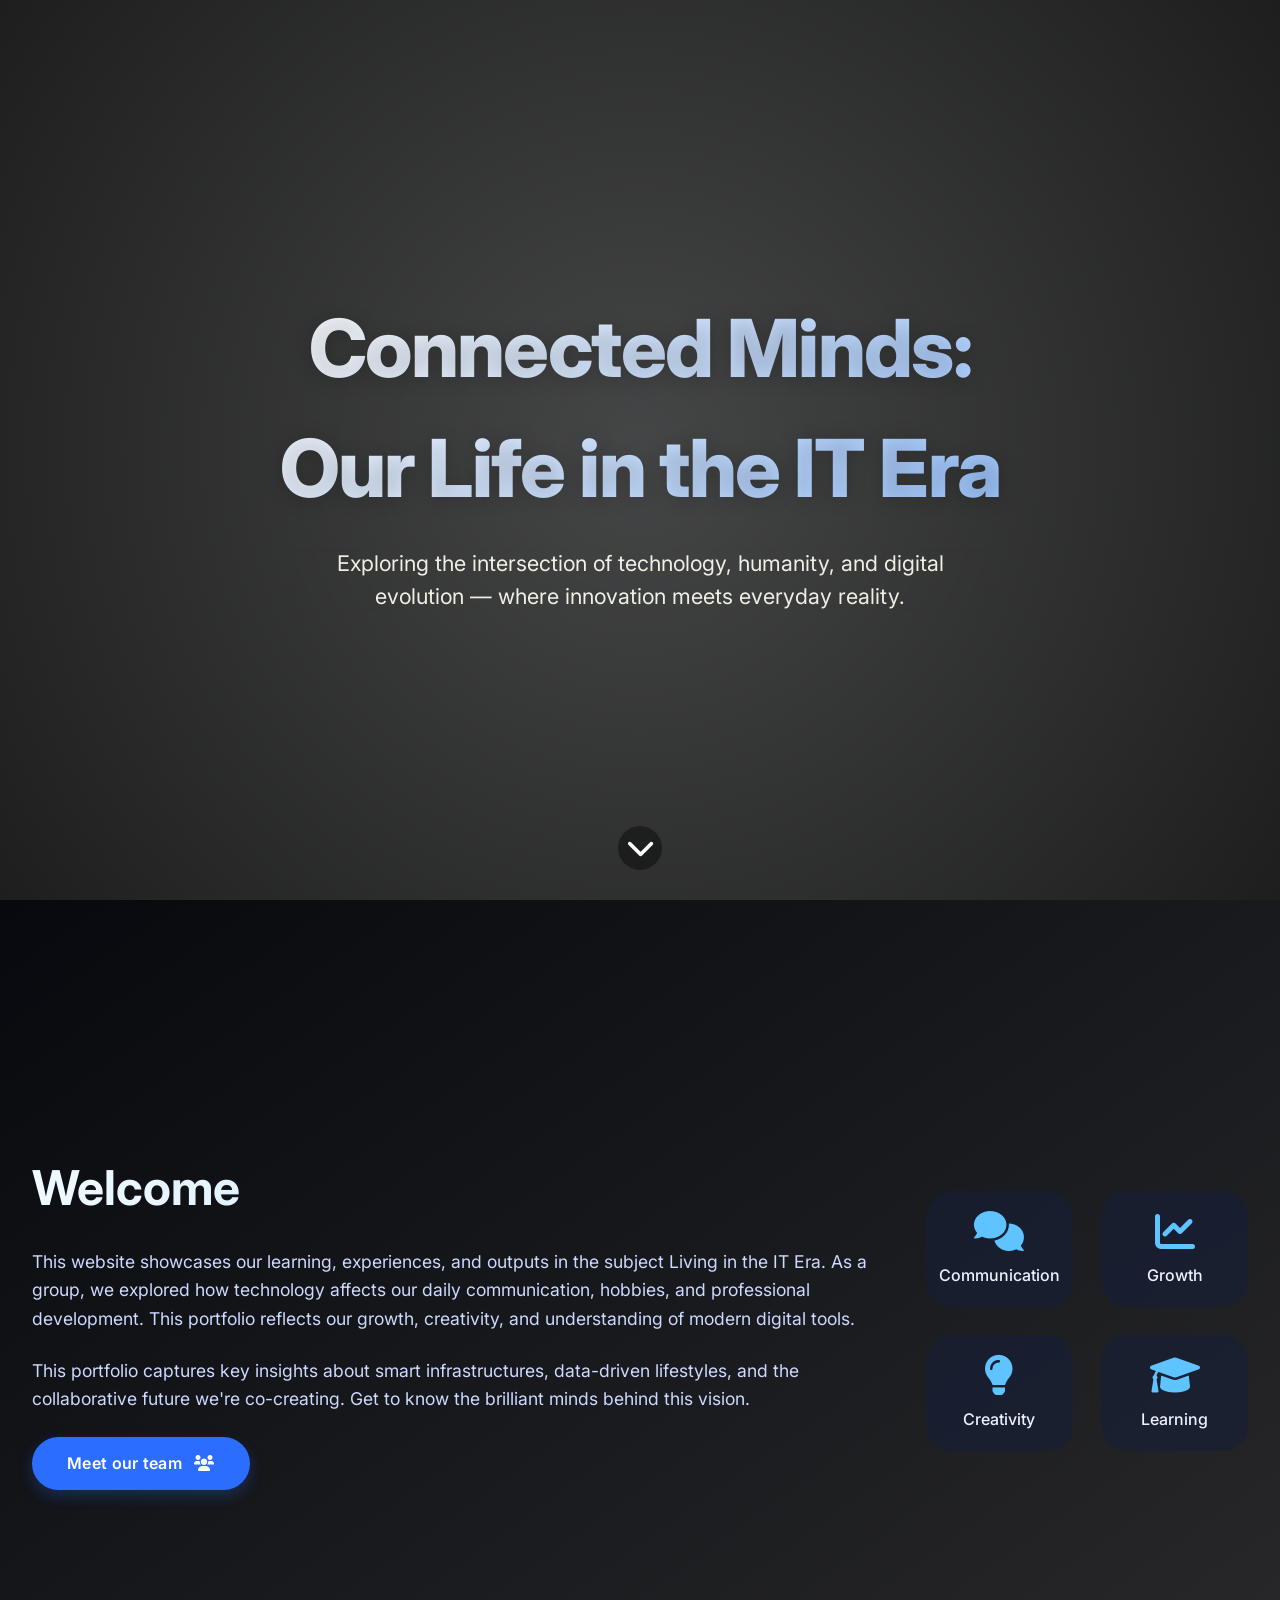
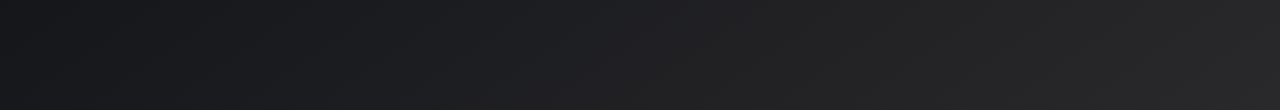
<file: index.html>
<!DOCTYPE html>
<html lang="en">
<head>
  <meta charset="UTF-8">
  <meta name="viewport" content="width=device-width, initial-scale=1.0, viewport-fit=cover">
  <title>Connected Minds | Our Life in the IT Era - Team</title>
  <!-- Google Fonts + Font Awesome -->
  <link href="https://fonts.googleapis.com/css2?family=Inter:opsz,wght@14..32,300;14..32,400;14..32,600;14..32,700;14..32,800&display=swap" rel="stylesheet">
  <link rel="stylesheet" href="https://cdnjs.cloudflare.com/ajax/libs/font-awesome/6.0.0-beta3/css/all.min.css">
  <style>
    * {
      margin: 0;
      padding: 0;
      box-sizing: border-box;
    }

    body {
      font-family: 'Inter', sans-serif;
      background: #636465;
      color: #eef2ff;
      scroll-behavior: smooth;
      line-height: 1.5;
    }

    /* ---------- HERO SECTION (video background) ---------- */
    .hero {
      position: relative;
      width: 100%;
      height: 100vh;
      display: flex;
      align-items: center;
      justify-content: center;
      text-align: center;
      overflow: hidden;
      isolation: isolate;
    }

    .hero-video {
      position: absolute;
      top: 0;
      left: 0;
      width: 100%;
      height: 100%;
      object-fit: cover;
      z-index: 0;
      filter: brightness(0.6) saturate(1.1);
    }

    .hero::after {
      content: '';
      position: absolute;
      inset: 0;
      background: radial-gradient(circle at center, rgba(0,0,0,0.3) 0%, rgba(0,0,0,0.7) 100%);
      z-index: 1;
      pointer-events: none;
    }

    .hero-content {
      position: relative;
      z-index: 2;
      max-width: 950px;
      padding: 2rem;
      animation: fadeInUp 1.2s cubic-bezier(0.2, 0.9, 0.4, 1.1);
    }

    .hero-content h1 {
      font-size: clamp(2.5rem, 8vw, 5rem);
      font-weight: 800;
      letter-spacing: -0.02em;
      background: linear-gradient(135deg, #FFFFFF 0%, #9bc5ff 100%);
      background-clip: text;
      -webkit-background-clip: text;
      color: transparent;
      margin-bottom: 1.2rem;
      text-shadow: 0 2px 20px rgba(0,0,0,0.2);
    }

    .hero-content p {
      font-size: clamp(1rem, 3vw, 1.35rem);
      font-weight: 400;
      color: rgba(255,255,245,0.92);
      max-width: 700px;
      margin: 0 auto;
      backdrop-filter: blur(2px);
    }

    .scroll-indicator {
      position: absolute;
      bottom: 30px;
      left: 50%;
      transform: translateX(-50%);
      z-index: 3;
      font-size: 1.8rem;
      color: white;
      animation: bounce 2s infinite;
      cursor: pointer;
      background: rgba(0,0,0,0.4);
      width: 44px;
      height: 44px;
      border-radius: 50%;
      display: flex;
      align-items: center;
      justify-content: center;
      backdrop-filter: blur(4px);
      transition: 0.2s;
    }

    .scroll-indicator:hover {
      background: rgba(0,0,0,0.7);
      transform: translateX(-50%) scale(1.05);
    }

    /* ---------- OVERVIEW SECTION ---------- */
    .overview-section {
      min-height: 90vh;
      background: linear-gradient(145deg, #07090e 0%, #29292b 100%);
      display: flex;
      align-items: center;
      justify-content: center;
      padding: 5rem 2rem;
    }

    .overview-container {
      max-width: 1300px;
      width: 100%;
      margin: 0 auto;
    }

    .section-tag {
      font-size: 0.9rem;
      letter-spacing: 3px;
      text-transform: uppercase;
      font-weight: 600;
      color: #5fc3ff;
      margin-bottom: 1rem;
      display: inline-block;
      border-left: 3px solid #5fc3ff;
      padding-left: 12px;
    }

    .overview-grid {
      display: flex;
      flex-wrap: wrap;
      gap: 3rem;
      margin-top: 2rem;
      align-items: center;
      justify-content: space-between;
    }

    .overview-text {
      flex: 1.2;
      min-width: 280px;
    }

    .overview-text h2 {
      font-size: clamp(2rem, 4vw, 3rem);
      font-weight: 700;
      margin-bottom: 1.5rem;
      background: linear-gradient(to right, #f0f9ff, #b9dcff);
      background-clip: text;
      -webkit-background-clip: text;
      color: transparent;
    }

    .overview-text p {
      font-size: 1.1rem;
      line-height: 1.6;
      color: #cdd9ff;
      margin-bottom: 1.5rem;
    }

    .highlight-list {
      list-style: none;
      margin: 2rem 0;
    }

    .highlight-list li {
      display: flex;
      align-items: center;
      gap: 12px;
      margin-bottom: 1rem;
      font-size: 1rem;
    }

    .highlight-list li i {
      color: #4cc9ff;
      width: 28px;
      font-size: 1.3rem;
    }

    /* ---------- BUTTON (triggers member page) ---------- */
    .btn {
      display: inline-flex;
      align-items: center;
      gap: 12px;
      background: #2b6eff;
      border: none;
      padding: 0.9rem 2.2rem;
      font-size: 1rem;
      font-weight: 600;
      font-family: inherit;
      color: white;
      border-radius: 48px;
      cursor: pointer;
      transition: all 0.25s ease;
      box-shadow: 0 6px 14px rgba(43, 110, 255, 0.25);
      text-decoration: none;
      letter-spacing: 0.3px;
    }

    .btn i {
      transition: transform 0.2s;
    }

    .btn:hover {
      background: #1a56e0;
      transform: translateY(-3px);
      box-shadow: 0 14px 28px rgba(43, 110, 255, 0.4);
    }

    .btn:hover i {
      transform: translateX(6px);
    }

    .overview-visual {
      flex: 0.9;
      min-width: 260px;
      background: rgba(255,255,255,0.03);
      backdrop-filter: blur(12px);
      border-radius: 2.5rem;
      padding: 1.8rem;
      border: 1px solid rgba(79, 147, 255, 0.2);
      box-shadow: 0 20px 40px rgba(0,0,0,0.4);
    }

    .visual-icon-grid {
      display: grid;
      grid-template-columns: repeat(2, 1fr);
      gap: 1.8rem;
      text-align: center;
    }

    .visual-card {
      background: rgba(20, 30, 55, 0.6);
      border-radius: 1.6rem;
      padding: 1.2rem 0.8rem;
      transition: 0.2s;
    }

    .visual-card i {
      font-size: 2.5rem;
      color: #5fc3ff;
      margin-bottom: 0.8rem;
      display: inline-block;
    }

    .visual-card h4 {
      font-size: 1rem;
      font-weight: 500;
    }

    /* ---------- MEMBERS PAGE (AS A TAG/CONTAINER) ---------- */
    /* This is the "member container" - it acts like a page/section tag */
    .members-page {
      background: #05080f;
      padding: 5rem 2rem;
      width: 100%;
      border-top: 1px solid rgba(79, 147, 255, 0.3);
      border-bottom: 1px solid rgba(79, 147, 255, 0.2);
      scroll-margin-top: 20px;
    }

    .members-container {
      max-width: 1300px;
      margin: 0 auto;
    }

    .members-header {
      text-align: center;
      margin-bottom: 3.5rem;
    }

    .members-header h2 {
      font-size: clamp(2rem, 4vw, 2.8rem);
      font-weight: 700;
      background: linear-gradient(135deg, #ffffff, #7fb4ff);
      background-clip: text;
      -webkit-background-clip: text;
      color: transparent;
      margin-bottom: 0.8rem;
    }

    .members-header p {
      color: #9aaec9;
      font-size: 1.1rem;
    }

    .member-grid {
      display: flex;
      flex-wrap: wrap;
      justify-content: center;
      gap: 2rem;
    }

    /* member card style (clean and modern) */
    .member-card {
      background: rgba(18, 25, 45, 0.7);
      backdrop-filter: blur(6px);
      border-radius: 2rem;
      padding: 1.8rem 1.5rem;
      width: 260px;
      text-align: center;
      transition: all 0.3s ease;
      border: 1px solid rgba(79, 147, 255, 0.2);
      box-shadow: 0 12px 28px rgba(0,0,0,0.3);
    }

    .member-card:hover {
      transform: translateY(-8px);
      border-color: #2b6eff;
      background: rgba(28, 40, 70, 0.8);
      box-shadow: 0 24px 36px rgba(0,0,0,0.4);
    }

    .member-avatar {
      width: 110px;
      height: 110px;
      background: linear-gradient(145deg, #1f2a48, #0f1428);
      border-radius: 50%;
      display: flex;
      align-items: center;
      justify-content: center;
      margin: 0 auto 1.2rem;
      font-size: 3.2rem;
      color: #6ea8fe;
      border: 2px solid #3c7eff;
      box-shadow: 0 8px 18px rgba(0,0,0,0.3);
    }

    .member-card h3 {
      font-size: 1.4rem;
      font-weight: 700;
      margin-bottom: 0.35rem;
      color: #f0f4ff;
    }

    .member-role {
      font-size: 0.85rem;
      text-transform: uppercase;
      letter-spacing: 1px;
      font-weight: 600;
      color: #7cb9ff;
      margin-bottom: 0.7rem;
    }

    .member-bio {
      font-size: 0.85rem;
      color: #b9c8ff;
      margin: 0.8rem 0;
      line-height: 1.4;
    }

    .member-social {
      display: flex;
      justify-content: center;
      gap: 1rem;
      margin-top: 1rem;
    }

    .member-social a {
      color: #b7ceff;
      font-size: 1.2rem;
      transition: 0.2s;
    }

    .member-social a:hover {
      color: white;
      transform: scale(1.1);
    }

    .back-to-top {
      text-align: center;
      margin-top: 3.5rem;
    }

    .back-link {
      display: inline-flex;
      align-items: center;
      gap: 8px;
      background: rgba(43, 110, 255, 0.15);
      padding: 0.7rem 1.8rem;
      border-radius: 40px;
      color: #aac9ff;
      text-decoration: none;
      font-weight: 500;
      transition: 0.2s;
      border: 1px solid rgba(79, 147, 255, 0.3);
    }

    .back-link:hover {
      background: #2b6eff;
      color: white;
      border-color: transparent;
    }

    .footer-note {
      text-align: center;
      margin-top: 2rem;
      padding-top: 1.5rem;
      border-top: 1px solid rgba(100, 150, 255, 0.15);
      font-size: 0.8rem;
      color: #5f73a1;
    }

    /* animations */
    @keyframes fadeInUp {
      0% { opacity: 0; transform: translateY(40px);}
      100% { opacity: 1; transform: translateY(0);}
    }

    @keyframes bounce {
      0%, 100% { transform: translateX(-50%) translateY(0);}
      50% { transform: translateX(-50%) translateY(12px);}
    }

    @media (max-width: 750px) {
      .overview-grid { flex-direction: column; text-align: center; }
      .highlight-list li { justify-content: center; }
      .btn { margin: 0 auto; }
      .member-card { width: 260px; }
    }
  </style>
</head>
<body>

  <!-- HERO SECTION (video background + Connected Minds text) -->
  <section class="hero" id="home">
    <video class="hero-video" autoplay muted loop playsinline poster="">
      <!-- high-quality abstract digital connection / IT era stock video from mixkit (royalty-free) -->
      <source src="https://media.istockphoto.com/id/1985020815/video/happy-laptop-and-typing-business-man-bank-consultant-or-admin-worker-smile-for-research.mp4?b=1&s=192_srp&k=20&c=_zvUE3R1yM7aU_SaOSri0gEUzhvdeKuDdJ-9Wth4ZB8=" type="video/mp4">
      <!-- fallback -->
    </video>
    <div class="hero-content">
      <h1>Connected Minds:<br>Our Life in the IT Era</h1>
      <p>Exploring the intersection of technology, humanity, and digital evolution — where innovation meets everyday reality.</p>
    </div>
    <div class="scroll-indicator" id="scrollDownBtn" aria-label="Scroll to overview">
      <i class="fas fa-chevron-down"></i>
    </div>
  </section>

  <!-- OVERVIEW SECTION (with button) -->
  <section class="overview-section" id="overview">
    <div class="overview-container">
      
      <div class="overview-grid">
        <div class="overview-text">
          <h2>Welcome</h2>
          <p>
            This website showcases our learning, experiences, and outputs in the subject Living in the IT Era. As a group, we explored how technology affects our daily communication, hobbies, and professional development. This portfolio reflects our growth, creativity, and understanding of modern digital tools.

          </p>
          <p>
            This portfolio captures key insights about smart infrastructures, data-driven lifestyles, 
            and the collaborative future we're co-creating. Get to know the brilliant minds behind this vision.
          </p>
          
          <!-- BUTTON: after clicking, it will proceed to MEMBER PAGE (member container) -->
          <a href="members.html" target="_self" class="btn" id="goToMemberBtn"><span>Meet our team</span> <i class="fas fa-users"></i></a>
        </div>
        <div class="visual-icon-grid">
  <div class="visual-card"><i class="fas fa-comments"></i><h4>Communication</h4></div>
  <div class="visual-card"><i class="fas fa-chart-line"></i><h4>Growth</h4></div>
  <div class="visual-card"><i class="fas fa-lightbulb"></i><h4>Creativity</h4></div>
  <div class="visual-card"><i class="fas fa-graduation-cap"></i><h4>Learning</h4></div>
</div>
      </div>
    </div>
  </section>


  <script>
    (function() {
      // 1. Smooth scroll from hero indicator to overview section
      const scrollBtn = document.getElementById('scrollDownBtn');
      const overviewSection = document.getElementById('overview');
      if (scrollBtn && overviewSection) {
        scrollBtn.addEventListener('click', () => {
          overviewSection.scrollIntoView({ behavior: 'smooth', block: 'start' });
        });
      }

      // 2. THE MAIN REQUIREMENT: after clicking the button -> proceed to members page / member container
      const memberBtn = document.getElementById('goToMemberBtn');
      const membersContainer = document.getElementById('membersContainer');
      
      if (memberBtn && membersContainer) {
        memberBtn.addEventListener('click', (e) => {
          e.preventDefault();
          // smoothly scroll to the members container (tag/section)
          membersContainer.scrollIntoView({ behavior: 'smooth', block: 'start' });
          // Optional: add a little highlight effect to show the transition
          membersContainer.style.transition = 'background 0.4s ease';
          membersContainer.style.background = '#0c1120';
          setTimeout(() => {
            membersContainer.style.background = '';
          }, 600);
        });
      }

      // 3. Video fallback if video fails to load (graceful)
      const heroVideo = document.querySelector('.hero-video');
      if (heroVideo) {
        heroVideo.addEventListener('error', () => {
          const hero = document.querySelector('.hero');
          if (hero && !hero.querySelector('.fallback-bg')) {
            hero.style.background = '#0b0e1a';
            const fallbackDiv = document.createElement('div');
            fallbackDiv.className = 'fallback-bg';
            fallbackDiv.style.position = 'absolute';
            fallbackDiv.style.top = '0';
            fallbackDiv.style.left = '0';
            fallbackDiv.style.width = '100%';
            fallbackDiv.style.height = '100%';
            fallbackDiv.style.background = 'radial-gradient(ellipse at 30% 40%, #142136, #02040c)';
            fallbackDiv.style.zIndex = '0';
            hero.insertBefore(fallbackDiv, hero.firstChild);
          }
        });
        heroVideo.play().catch(e => console.log("autoplay block handled"));
      }
      
      // 4. Small intersection observer to beautify member cards on view
      const memberCards = document.querySelectorAll('.member-card');
      const observerOptions = { threshold: 0.1, rootMargin: "0px 0px -10px 0px" };
      const appearObserver = new IntersectionObserver((entries) => {
        entries.forEach(entry => {
          if (entry.isIntersecting) {
            entry.target.style.opacity = '1';
            entry.target.style.transform = 'translateY(0px)';
            appearObserver.unobserve(entry.target);
          }
        });
      }, observerOptions);
      
      memberCards.forEach(card => {
        card.style.opacity = '0';
        card.style.transform = 'translateY(20px)';
        card.style.transition = 'opacity 0.5s ease, transform 0.5s ease';
        appearObserver.observe(card);
      });
      
      // Also slight fade for overview elements
      const fadeElems = document.querySelectorAll('.overview-text, .overview-visual');
      const fadeObserver = new IntersectionObserver((entries) => {
        entries.forEach(entry => {
          if (entry.isIntersecting) {
            entry.target.style.opacity = '1';
            entry.target.style.transform = 'translateY(0px)';
            fadeObserver.unobserve(entry.target);
          }
        });
      }, { threshold: 0.2 });
      fadeElems.forEach(el => {
        el.style.opacity = '0';
        el.style.transform = 'translateY(28px)';
        el.style.transition = 'opacity 0.7s ease, transform 0.7s ease';
        fadeObserver.observe(el);
      });
      
      // ensure hero height correct after load
      const setHeroHeight = () => {
        const hero = document.querySelector('.hero');
        if (hero) hero.style.minHeight = `${window.innerHeight}px`;
      };
      window.addEventListener('load', setHeroHeight);
      window.addEventListener('resize', setHeroHeight);
    })();
  </script>
</body>
</html>
</file>
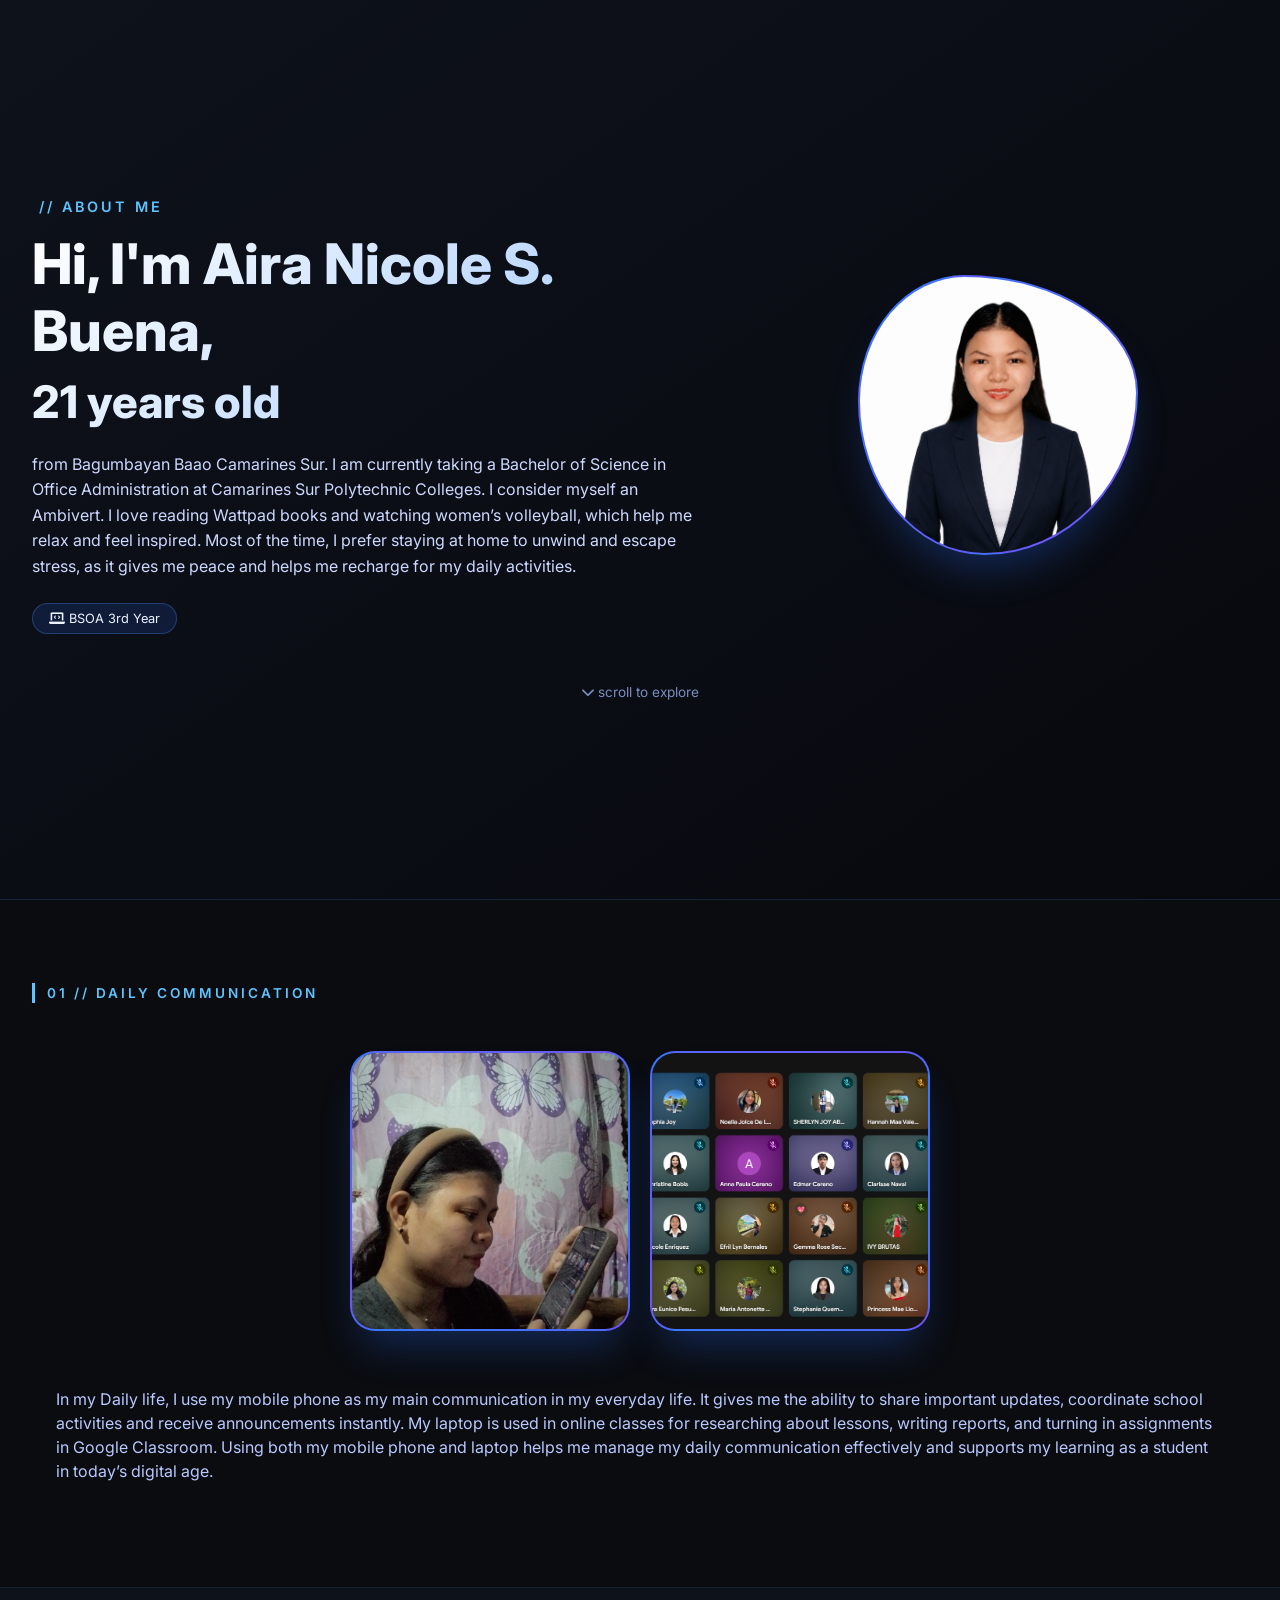
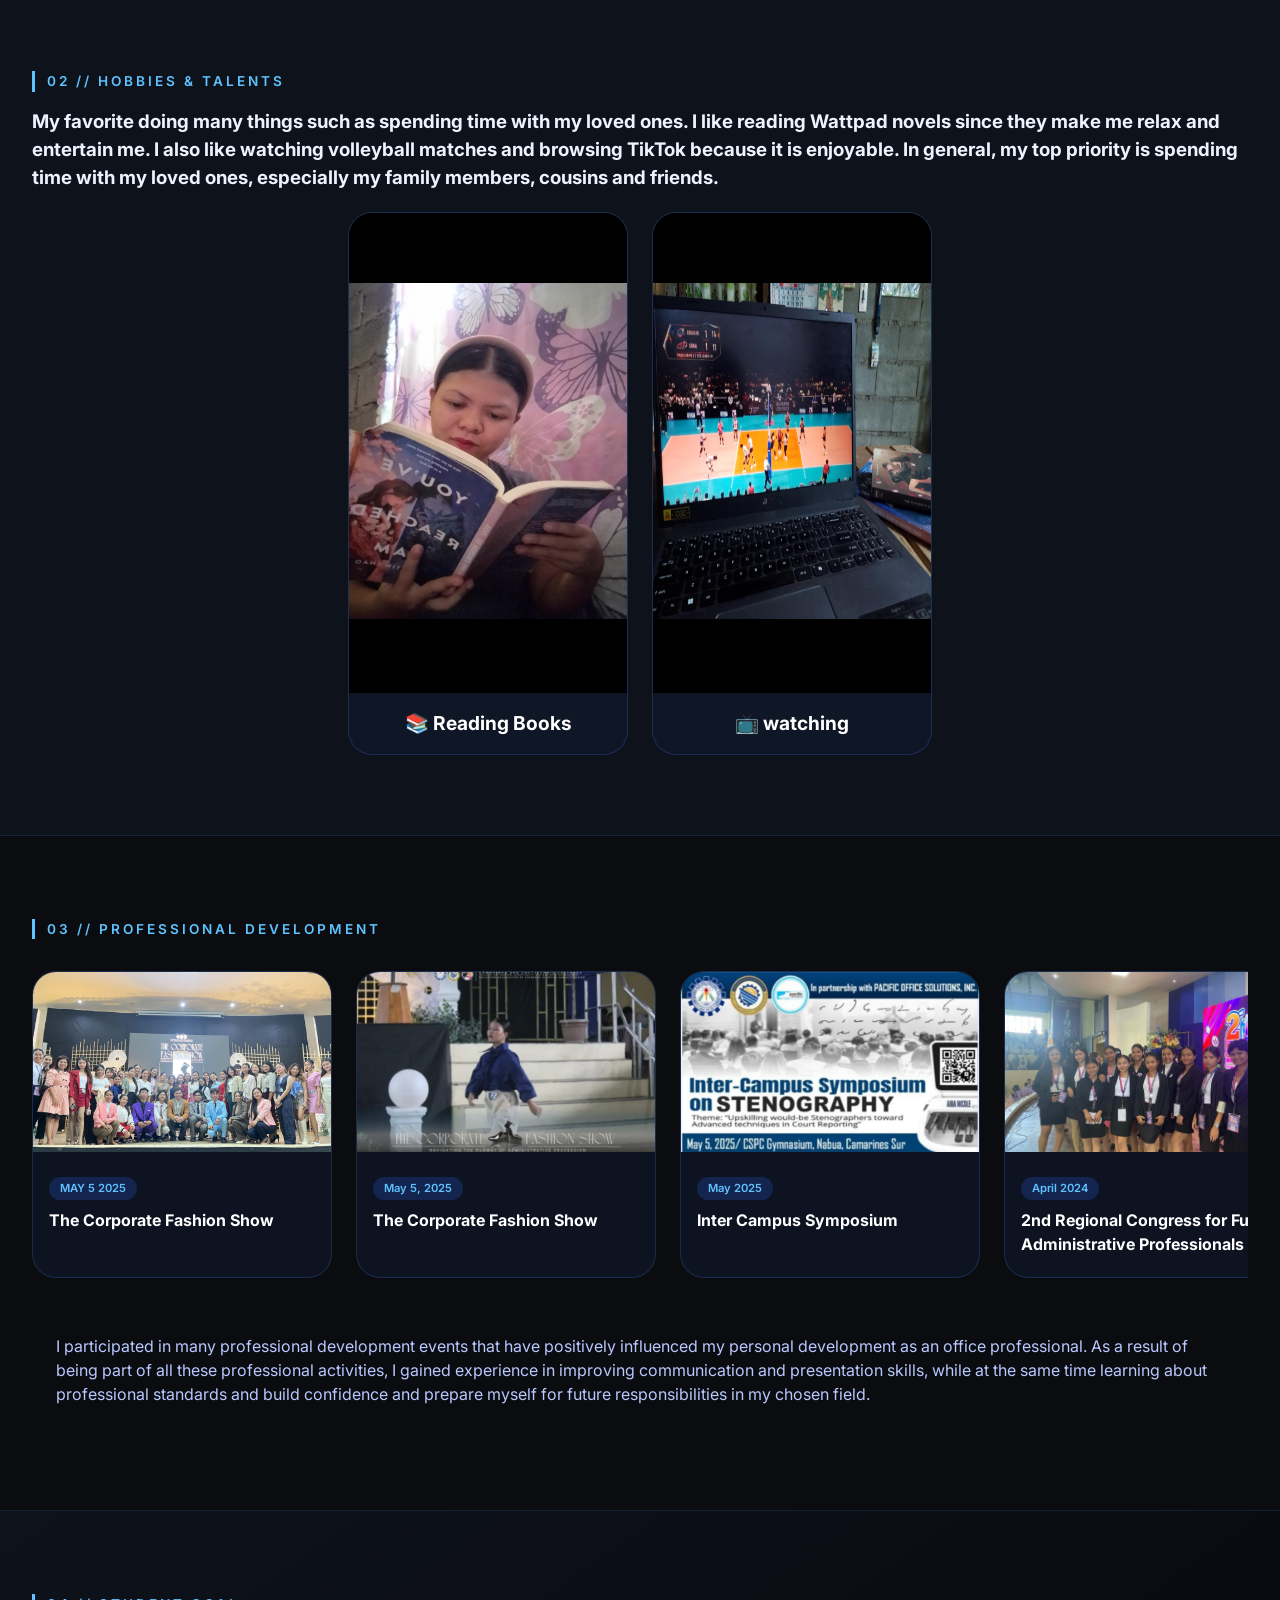
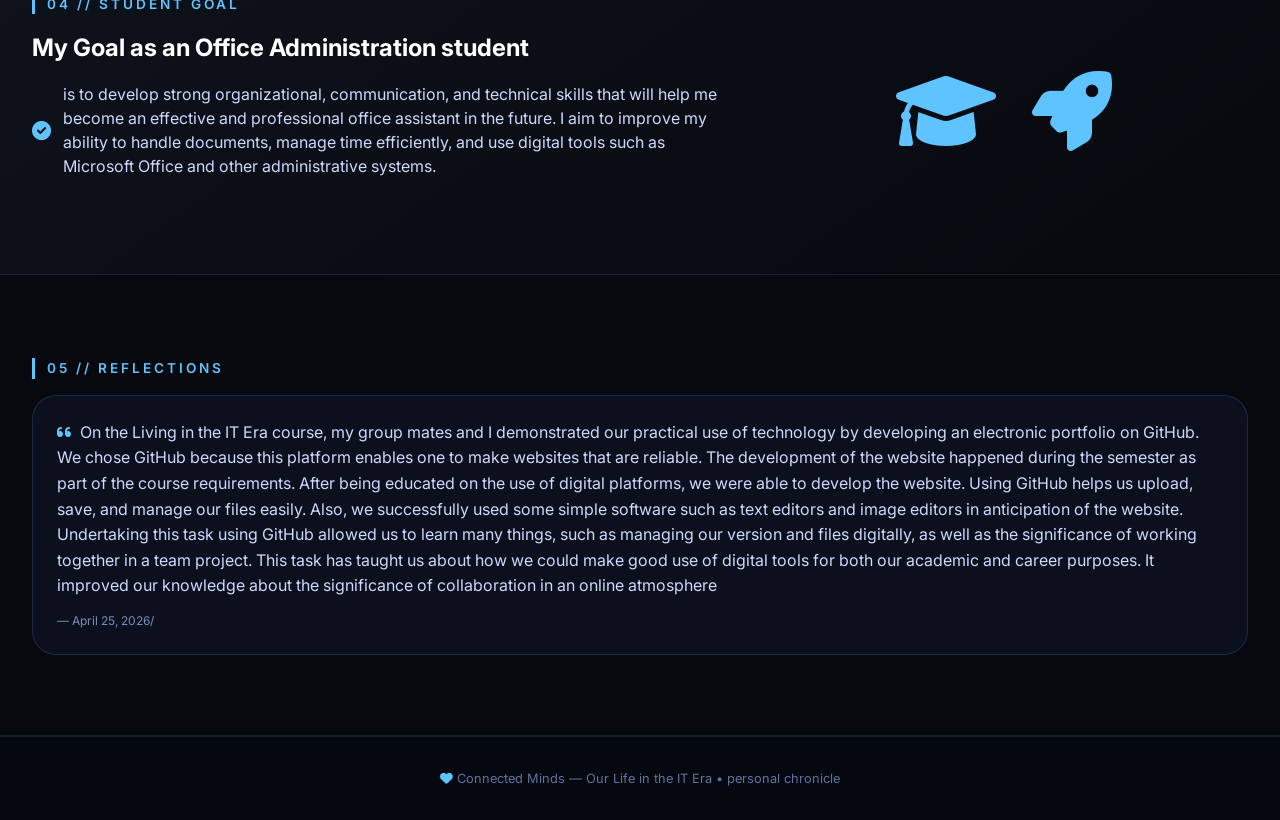
<file: about-aira.html>
<!DOCTYPE html>
<html lang="en">
<head>
  <meta charset="UTF-8">
  <meta name="viewport" content="width=device-width, initial-scale=1.0, viewport-fit=cover">
  <title>About Me | Connected Minds</title>
  <!-- Google Fonts + Font Awesome -->
  <link href="https://fonts.googleapis.com/css2?family=Inter:opsz,wght@14..32,300;14..32,400;14..32,600;14..32,700;14..32,800&display=swap" rel="stylesheet">
  <link rel="stylesheet" href="https://cdnjs.cloudflare.com/ajax/libs/font-awesome/6.0.0-beta3/css/all.min.css">
  <link rel="stylesheet" href="css/styles.css">
</head>
<body>

  <!-- FIRST PAGE: ABOUT SELF WITH PICTURE -->
  <section class="hero-about" id="about-self">
    <div class="container">
      <div class="about-grid">
        <div class="about-text">
          <div class="greeting"><i class="fas fa-waveform"></i> // ABOUT ME</div>
          <h1>Hi, I'm Aira Nicole S. Buena,<br><span style="font-size: 0.8em;">21 years old</span></h1>
          <p> from Bagumbayan Baao Camarines Sur. I am currently
taking a Bachelor of Science in Office Administration at Camarines Sur Polytechnic
Colleges. I consider myself an Ambivert. I love reading Wattpad books and watching women’s volleyball,
which help me relax and feel inspired. Most of the time, I prefer staying at home to unwind and escape
stress, as it gives me peace and helps me recharge for my daily activities.</p>
          <div class="info-tags">
            <span><i class="fas fa-laptop-code"></i> BSOA 3rd Year</span>
            
          </div>
        </div>
        <div class="about-image">
          <div class="profile-pic">
            <!-- Replace with your actual image -->
            <img src="images/Aira Nicole.png">
          </div>
        </div>
      </div>
      <div class="scroll-down-hint">
        <i class="fas fa-chevron-down"></i> scroll to explore
      </div>
    </div>
  </section>

  <!-- DAILY COMMUNICATION (video + description) -->
  <section class="daily-comm" id="daily">
  <div class="container">
    <div class="section-tag">01 // Daily communication</div>
    
   
    <!-- Images arranged in horizontal row -->
    <div class="image-row">
      <div class="profile-pic-1">
        <img src="images/Aira Nicole-daily-communication-1.jpg" alt="Digital connection 1">
      </div>
      <div class="profile-pic-1">
        <img src="images/Aira Nicole-daily-communication-2.png" alt="Digital connection 2">
      </div>
    </div>

    <div class="video-desc">
        <p>In my Daily life, I use my mobile phone as my main communication in my everyday life. It gives
me the ability to share important updates, coordinate school activities and receive	announcements
instantly. My laptop is used in online classes for researching about lessons, writing reports, and turning in
assignments in Google Classroom. Using both my mobile phone and laptop helps me manage my daily
communication effectively and supports my learning as a student in today’s digital age.</p>
    </div>
  </div>
</section>

  <!-- HOBBIES & TALENTS (phone-sized videos) -->
  <section class="hobbies-section" id="hobbies">
    <div class="container">
      <div class="section-tag">02 // hobbies & talents</div>
      <h3 style="justify-self: center; padding-bottom: 20px;">
        My favorite doing many things such as spending time with my loved ones. I like reading Wattpad
novels since they make me relax and entertain me. I also like watching volleyball matches and browsing
TikTok because it is enjoyable. In general, my top priority is spending time with my loved ones,
especially my family members, cousins and friends.

      </h3>

      <div class="hobbies-grid">
        
        <div class="hobby-card">
          <div class="phone-video">
            <img src="images/Aira Nicole-hobbies-1.jpg" alt="anna-hobbies" style="height: 70%; width:100%; margin-top: 70px;">
          </div>
          <div class="info">
            <h4>📚 Reading Books</h4>
            
          </div>
        </div>
        
        <div class="hobby-card">
          <div class="phone-video">
            <img src="images/Aira Nicole-hobbies-3.jpg" alt="anna-hobbies" style="height: 70%; width:100%; margin-top: 70px;">
          </div>
          <div class="info">
            <h4>📺 watching </h4>
            
          </div>
        </div>
        
      </div>
    </div>
  </section>

  <!-- PROFESSIONAL DEVELOPMENT SLIDE -->
  <section class="dev-section" id="development">
    <div class="container">
      <div class="section-tag">03 // professional development</div>
      <div class="slider-container">
        <div class="slide-card">
          <img src="images/Aira Nicole-prof-1.jpg" >
          <div class="slide-content">
            <span class="badge">MAY 5 2025</span>
            <h4>The Corporate Fashion Show</h4>
           
          </div>
        </div>
        <div class="slide-card">
          <img src="images/Aira Nicole-prof-2.jpg" >
          <div class="slide-content">
           <span class="badge">May 5, 2025</span>
            <h4>The Corporate Fashion Show</h4>
          </div>
        </div>
        <div class="slide-card">
          <img src="images/Aira Nicole-prof-3.jpg" >
          <div class="slide-content">
           <span class="badge">May 2025</span>
            <h4>Inter Campus Symposium</h4>
          </div>
        </div>
        <div class="slide-card">
          <img src="images/Aira Nicole-prof-4.jpg" >
          <div class="slide-content">
            <span class="badge">April 2024</span>
            <h4>2nd Regional Congress for Future Administrative Professionals</h4>
          </div>
        </div>
        <div class="slide-card">
          <img src="images/Aira Nicole-prof-5.jpg" >
          <div class="slide-content">
            <span class="badge">April 2025</span>
            <h4>3nd Regional Congress for Future Administrative Professionals</h4>
          </div>
        </div>
       
    </div>
    <div class="video-desc">
     <p>I participated in many professional development events that have positively influenced my
personal development as an office professional. As	a	result of being part of all these professional
activities, I gained experience in improving communication and presentation skills, while at the same time
learning about professional standards and build confidence and prepare myself for future responsibilities
in my chosen field.
</p>
    </div>
  </section>

  <!-- STUDENT GOAL -->
  <section class="goal-section" id="goals">
    <div class="container">
      <div class="section-tag">04 // student goal</div>
      <div class="goal-container">
        <div class="goal-text">
          <h3>My Goal as an Office Administration student</h3>
          <ul class="goal-list">
            <li><i class="fas fa-check-circle"></i> is to develop strong organizational, communication, and technical skills that will help me become an effective and professional office assistant in the future. I aim to improve my ability to handle documents, manage time efficiently, and use digital tools such as Microsoft Office and other administrative systems.</li>
            
          </ul>
        </div>
        <div class="goal-icon">
          <i class="fas fa-graduation-cap"></i>
          <i class="fas fa-rocket" style="margin-left: 1rem;"></i>
        </div>
      </div>

    </div>
  </section>

  <!-- LAST PAGE: REFLECTIONS -->
  <section class="reflections" id="reflections">
    <div class="container">
      <div class="section-tag">05 // reflections</div>
      <div class="reflections-grid">
        <div class="reflection-card">
          <p><i class="fas fa-quote-left" style="margin-right: 8px;"></i>On the Living in the IT Era course, my group mates and I demonstrated our practical use of
technology by developing an electronic portfolio on GitHub. We chose GitHub because this
platform enables one to make websites that are reliable. The development of the website happened
during the semester as part of the course requirements. After being educated on the use of digital
platforms, we were able to develop the website. Using GitHub helps us upload, save, and manage
our files easily. Also, we successfully used some simple software such as text editors and image
editors in anticipation of the website. Undertaking this task using GitHub allowed us to learn many
things, such as managing our version and files digitally, as well as the significance of working
together in a team project. This task has taught us about how we could make good use of digital
tools for both our academic and career purposes. It improved our knowledge about the significance
of collaboration in an online atmosphere</p>
          <div class="ref-date">— April 25, 2026/<div>
        </div>
        
      </div>
    </div>
  </section>

  <div class="footer-note">
    <i class="fas fa-heart" style="color: #5fc3ff;"></i> Connected Minds — Our Life in the IT Era • personal chronicle
  </div>

</body>
</html>
</file>
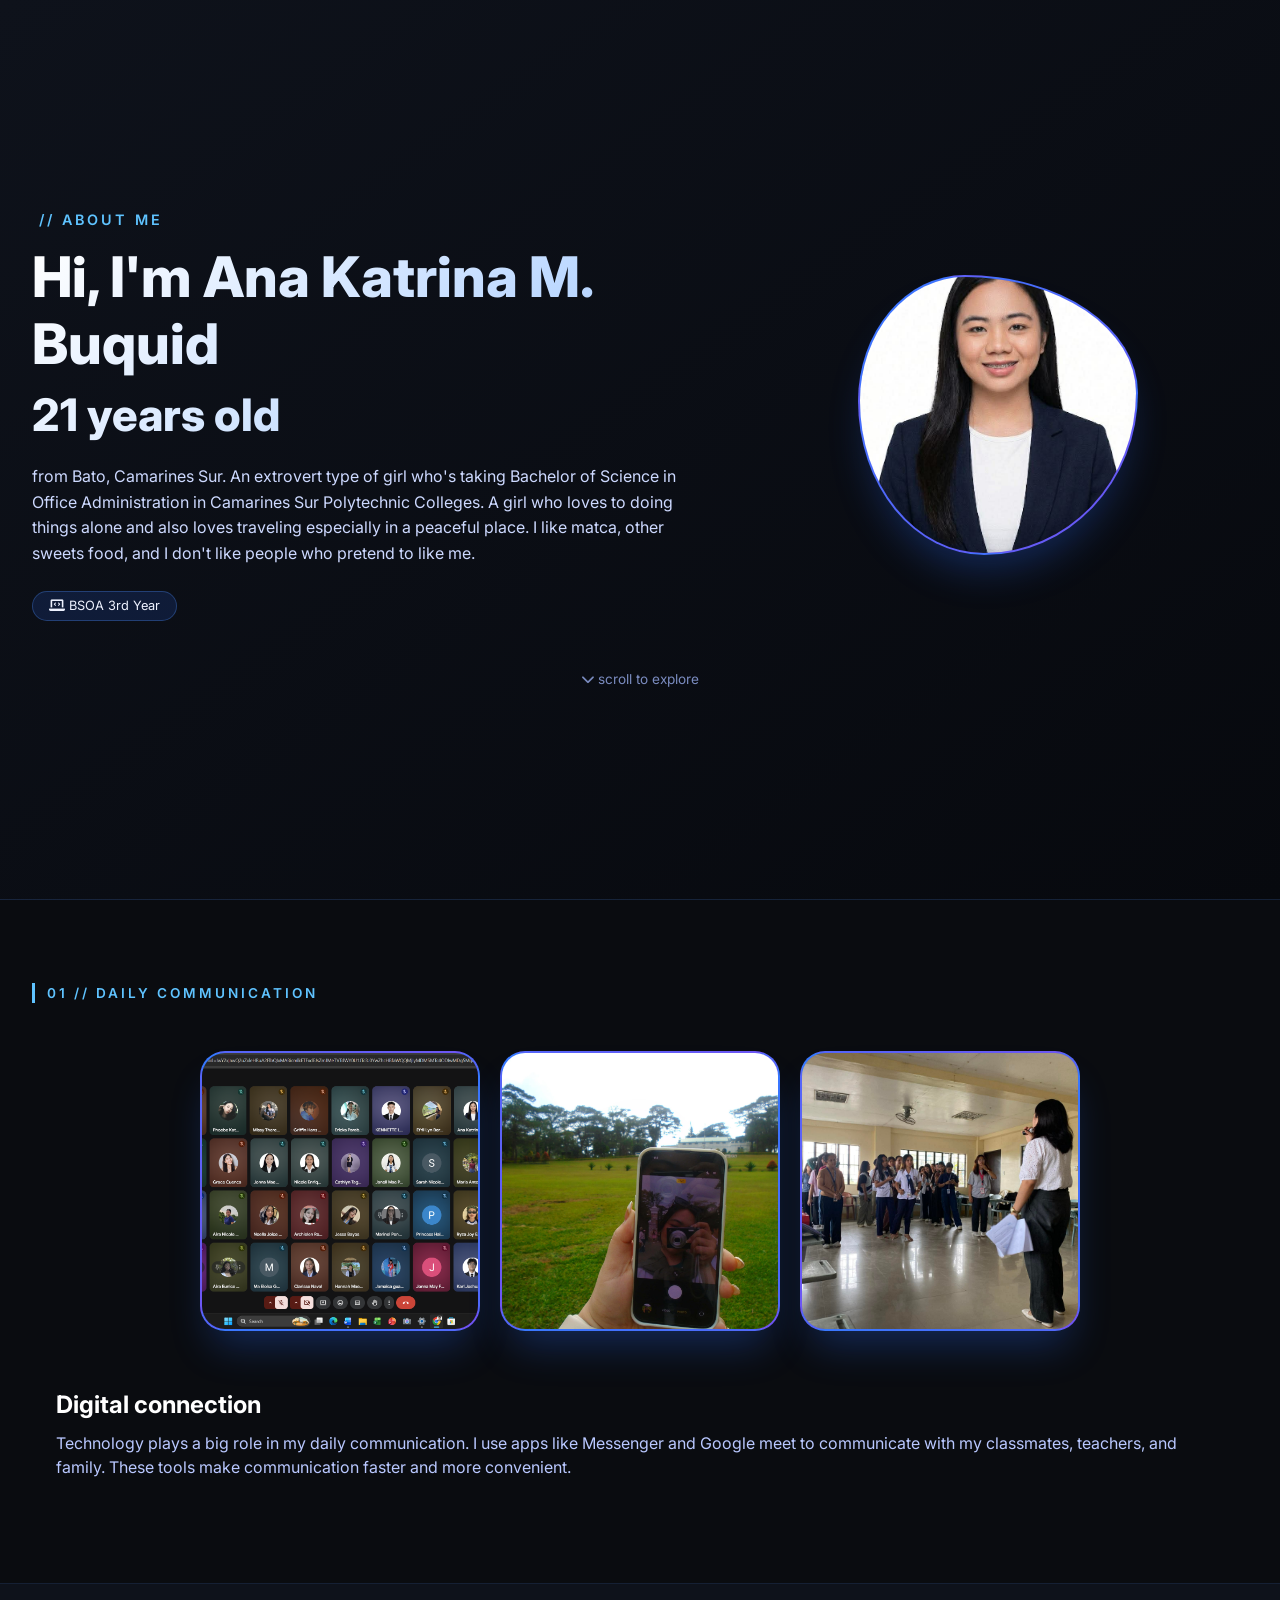
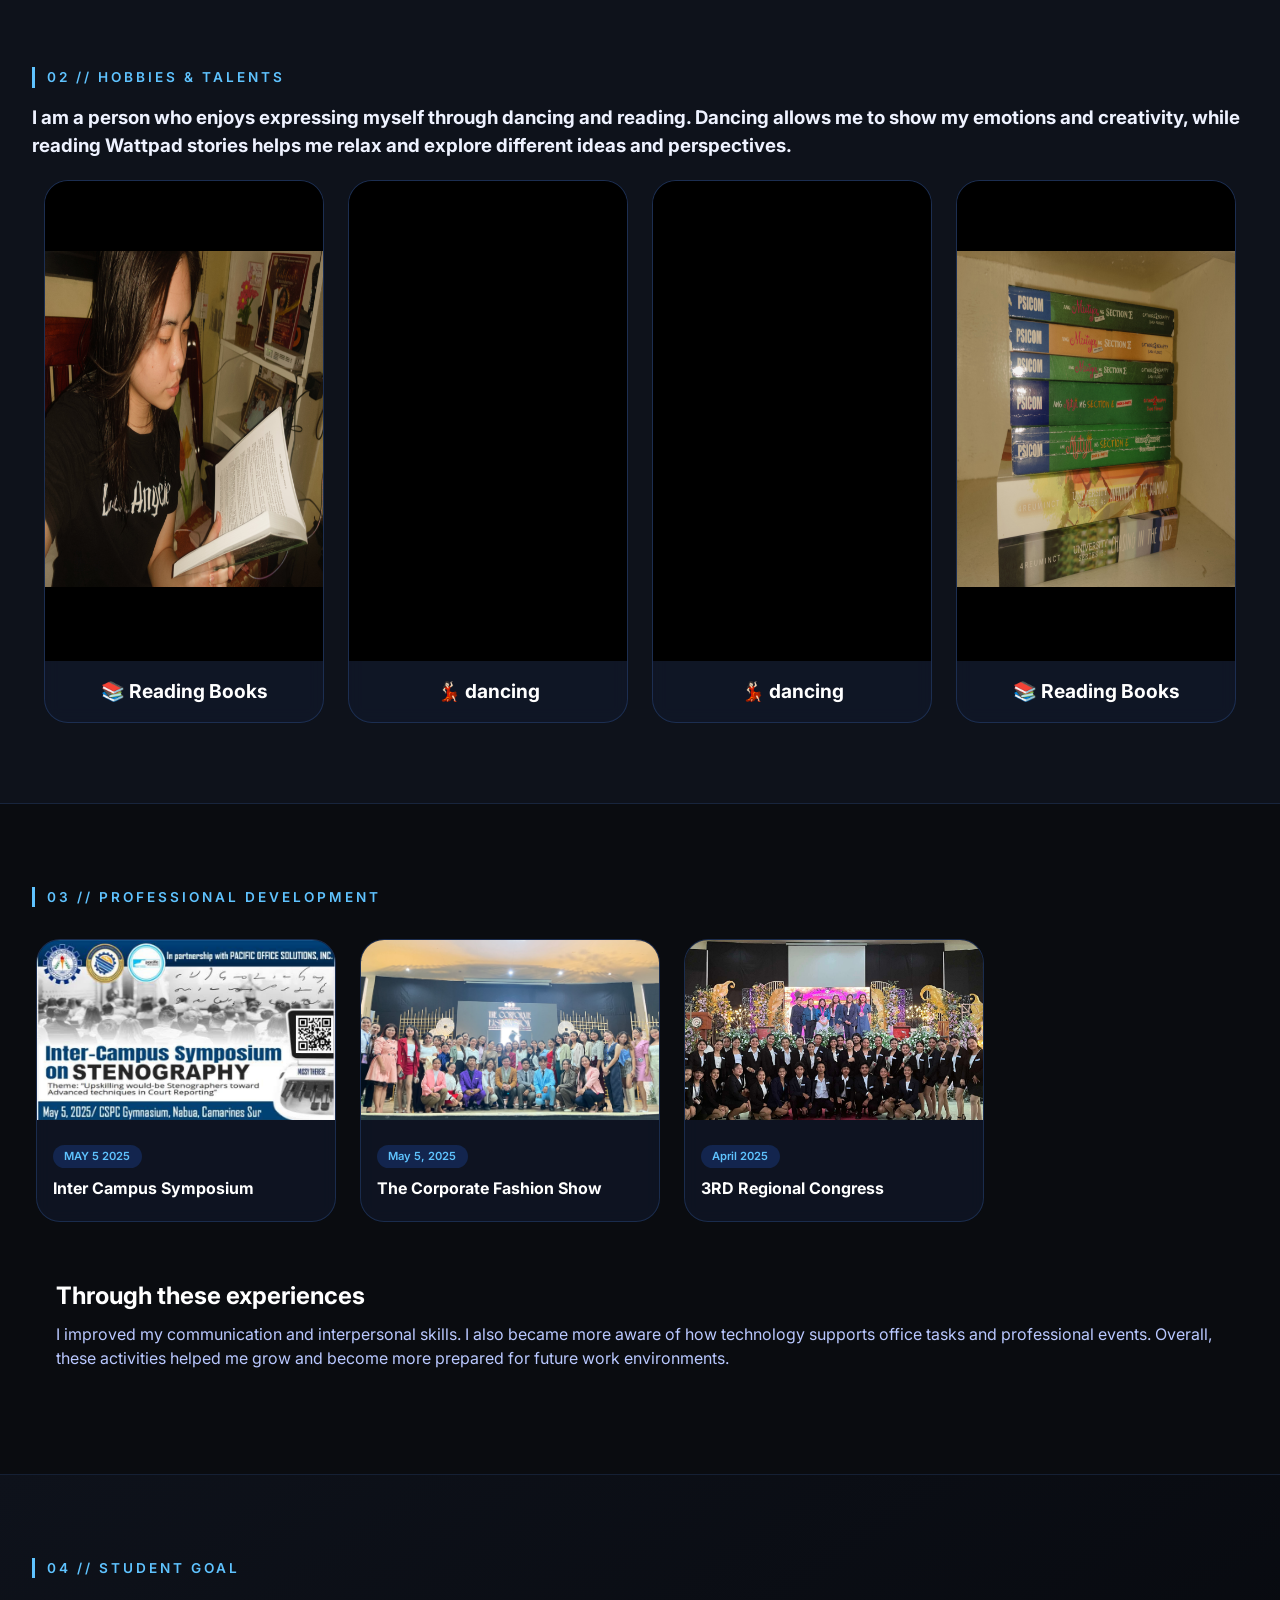
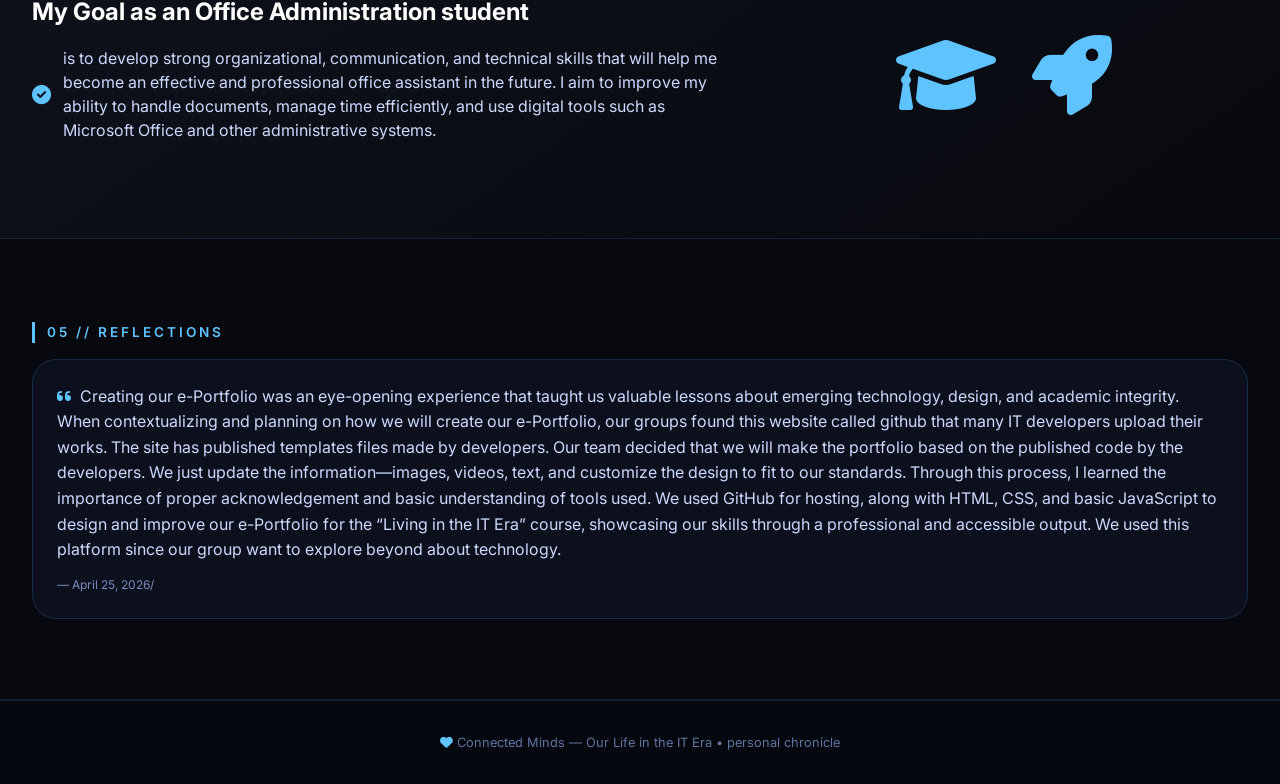
<file: about-anna.html>
<!DOCTYPE html>
<html lang="en">
<head>
  <meta charset="UTF-8">
  <meta name="viewport" content="width=device-width, initial-scale=1.0, viewport-fit=cover">
  <title>About Me | Connected Minds</title>
  <!-- Google Fonts + Font Awesome -->
  <link href="https://fonts.googleapis.com/css2?family=Inter:opsz,wght@14..32,300;14..32,400;14..32,600;14..32,700;14..32,800&display=swap" rel="stylesheet">
  <link rel="stylesheet" href="https://cdnjs.cloudflare.com/ajax/libs/font-awesome/6.0.0-beta3/css/all.min.css">
  <link rel="stylesheet" href="css/styles.css">
</head>
<body>

  <!-- FIRST PAGE: ABOUT SELF WITH PICTURE -->
  <section class="hero-about" id="about-self">
    <div class="container">
      <div class="about-grid">
        <div class="about-text">
          <div class="greeting"><i class="fas fa-waveform"></i> // ABOUT ME</div>
          <h1>Hi, I'm Ana Katrina M. Buquid<br><span style="font-size: 0.8em;">21 years old</span></h1>
          <p>from Bato, Camarines Sur. An extrovert type of girl who's taking Bachelor of Science in Office Administration in Camarines Sur Polytechnic Colleges. A girl who loves to doing things alone and also loves traveling especially in a peaceful place.
I like matca, other sweets food, and I don't like people who pretend to like me.</p>
          <div class="info-tags">
            <span><i class="fas fa-laptop-code"></i> BSOA 3rd Year</span>
            
          </div>
        </div>
        <div class="about-image">
          <div class="profile-pic">
            <!-- Replace with your actual image -->
            <img src="images/ana.png">
          </div>
        </div>
      </div>
      <div class="scroll-down-hint">
        <i class="fas fa-chevron-down"></i> scroll to explore
      </div>
    </div>
  </section>

  <!-- DAILY COMMUNICATION (video + description) -->
  <section class="daily-comm" id="daily">
  <div class="container">
    <div class="section-tag">01 // Daily communication</div>
    
   
    <!-- Images arranged in horizontal row -->
    <div class="image-row">
      <div class="profile-pic-1">
        <img src="images/ana-digital-communication-1.jpeg" alt="Digital connection 1">
      </div>
      <div class="profile-pic-1">
        <img src="images/ana-digital-communication-2.JPEG" alt="Digital connection 2">
      </div>
      <div class="profile-pic-1">
        <img src="images/ana-digital-communication-3.jpeg" alt="Digital connection 3">
      </div>
    </div>

    <div class="video-desc">
      <h3>Digital connection</h3>
      <p>Technology plays a big role in my daily communication. I use apps like Messenger and Google meet to communicate with my classmates, teachers, and family. These tools make communication faster and more convenient.</p>
    </div>
  </div>
</section>

  <!-- HOBBIES & TALENTS (phone-sized videos) -->
  <section class="hobbies-section" id="hobbies">
    <div class="container">
      <div class="section-tag">02 // hobbies & talents</div>
      <h3 style="justify-self: center; padding-bottom: 20px;">I am a person who enjoys expressing myself through dancing and reading. Dancing allows me to show my emotions and creativity, while reading Wattpad stories helps me relax and explore different ideas and perspectives.</h3>

      <div class="hobbies-grid">
        
        <div class="hobby-card">
          <div class="phone-video">
            <img src="images/ana-hobbies-1.JPG" alt="anna-hobbies" style="height: 70%; width:100%; margin-top: 70px;">
          </div>
          <div class="info">
            <h4>📚 Reading Books</h4>
            
          </div>
        </div>
         <div class="hobby-card">
          <div class="phone-video">
            <video autoplay muted loop playsinline>
              <source src="videos/ana1.mp4" type="video/mp4">
            </video>
          </div>
          <div class="info">
            <h4>💃🏻 dancing</h4>
          
          </div>
        </div>
        <div class="hobby-card">
          <div class="phone-video">
            <video autoplay muted loop playsinline>
              <source src="videos/ana2.mp4" type="video/mp4">
            </video>
          </div>
          <div class="info">
            <h4>💃🏻 dancing</h4>
            
          </div>
        </div>
        <div class="hobby-card">
          <div class="phone-video">
            <img src="images/ana-hobbies-2.JPG" alt="anna-hobbies" style="height: 70%; width:100%; margin-top: 70px;">
          </div>
          <div class="info">
            <h4>📚 Reading Books</h4>
            
          </div>
        </div>
        
      </div>
    </div>
  </section>

  <!-- PROFESSIONAL DEVELOPMENT SLIDE -->
  <section class="dev-section" id="development">
    <div class="container">
      <div class="section-tag">03 // professional development</div>
      <div class="slider-container">
        <div class="slide-card">
          <img src="images/ana-prof-1.jpeg" >
          <div class="slide-content">
            <span class="badge">MAY 5 2025</span>
            <h4>Inter Campus Symposium</h4>
           
          </div>
        </div>
        <div class="slide-card">
          <img src="images/ana-prof-2.jpeg" >
          <div class="slide-content">
           <span class="badge">May 5, 2025</span>
            <h4>The Corporate Fashion Show</h4>
          </div>
        </div>
        <div class="slide-card">
          <img src="images/ana-prof-3.jpeg" >
          <div class="slide-content">
            <span class="badge">April 2025</span>
            <h4>3RD Regional Congress</h4>
          </div>
        </div>
       
    </div>
    <div class="video-desc">
      <h3>Through these experiences</h3>
      <p> I improved my communication and interpersonal skills. I also became more aware of how technology supports office tasks and professional events. Overall, these activities helped me grow and become more prepared for future work environments.</p>
    </div>
  </section>

  <!-- STUDENT GOAL -->
  <section class="goal-section" id="goals">
    <div class="container">
      <div class="section-tag">04 // student goal</div>
      <div class="goal-container">
        <div class="goal-text">
          <h3>My Goal as an Office Administration student</h3>
          <ul class="goal-list">
            <li><i class="fas fa-check-circle"></i> is to develop strong organizational, communication, and technical skills that will help me become an effective and professional office assistant in the future. I aim to improve my ability to handle documents, manage time efficiently, and use digital tools such as Microsoft Office and other administrative systems.</li>
            
          </ul>
        </div>
        <div class="goal-icon">
          <i class="fas fa-graduation-cap"></i>
          <i class="fas fa-rocket" style="margin-left: 1rem;"></i>
        </div>
      </div>

    </div>
  </section>

  <!-- LAST PAGE: REFLECTIONS -->
  <section class="reflections" id="reflections">
    <div class="container">
      <div class="section-tag">05 // reflections</div>
      <div class="reflections-grid">
        <div class="reflection-card">
          <p><i class="fas fa-quote-left" style="margin-right: 8px;"></i>Creating our e-Portfolio was an eye-opening experience that taught us valuable lessons about emerging technology, design, and academic integrity. When contextualizing and planning on how we will create our e-Portfolio, our groups found this website called github that many IT developers upload their works. The site has published templates files made by developers. Our team decided that we will make the portfolio based on the published code by the developers. We just update the information—images, videos, text, and customize the design to fit to our standards.
	Through this process, I learned the importance of proper acknowledgement and basic understanding of tools used. We used GitHub for hosting, along with HTML, CSS, and basic JavaScript to design and improve our e-Portfolio for the “Living in the IT Era” course, showcasing our skills through a professional and accessible output. We used this platform since our group want to explore beyond about technology.</p>
          <div class="ref-date">— April 25, 2026/<div>
        </div>
        
      </div>
    </div>
  </section>

  <div class="footer-note">
    <i class="fas fa-heart" style="color: #5fc3ff;"></i> Connected Minds — Our Life in the IT Era • personal chronicle
  </div>

</body>
</html>
</file>
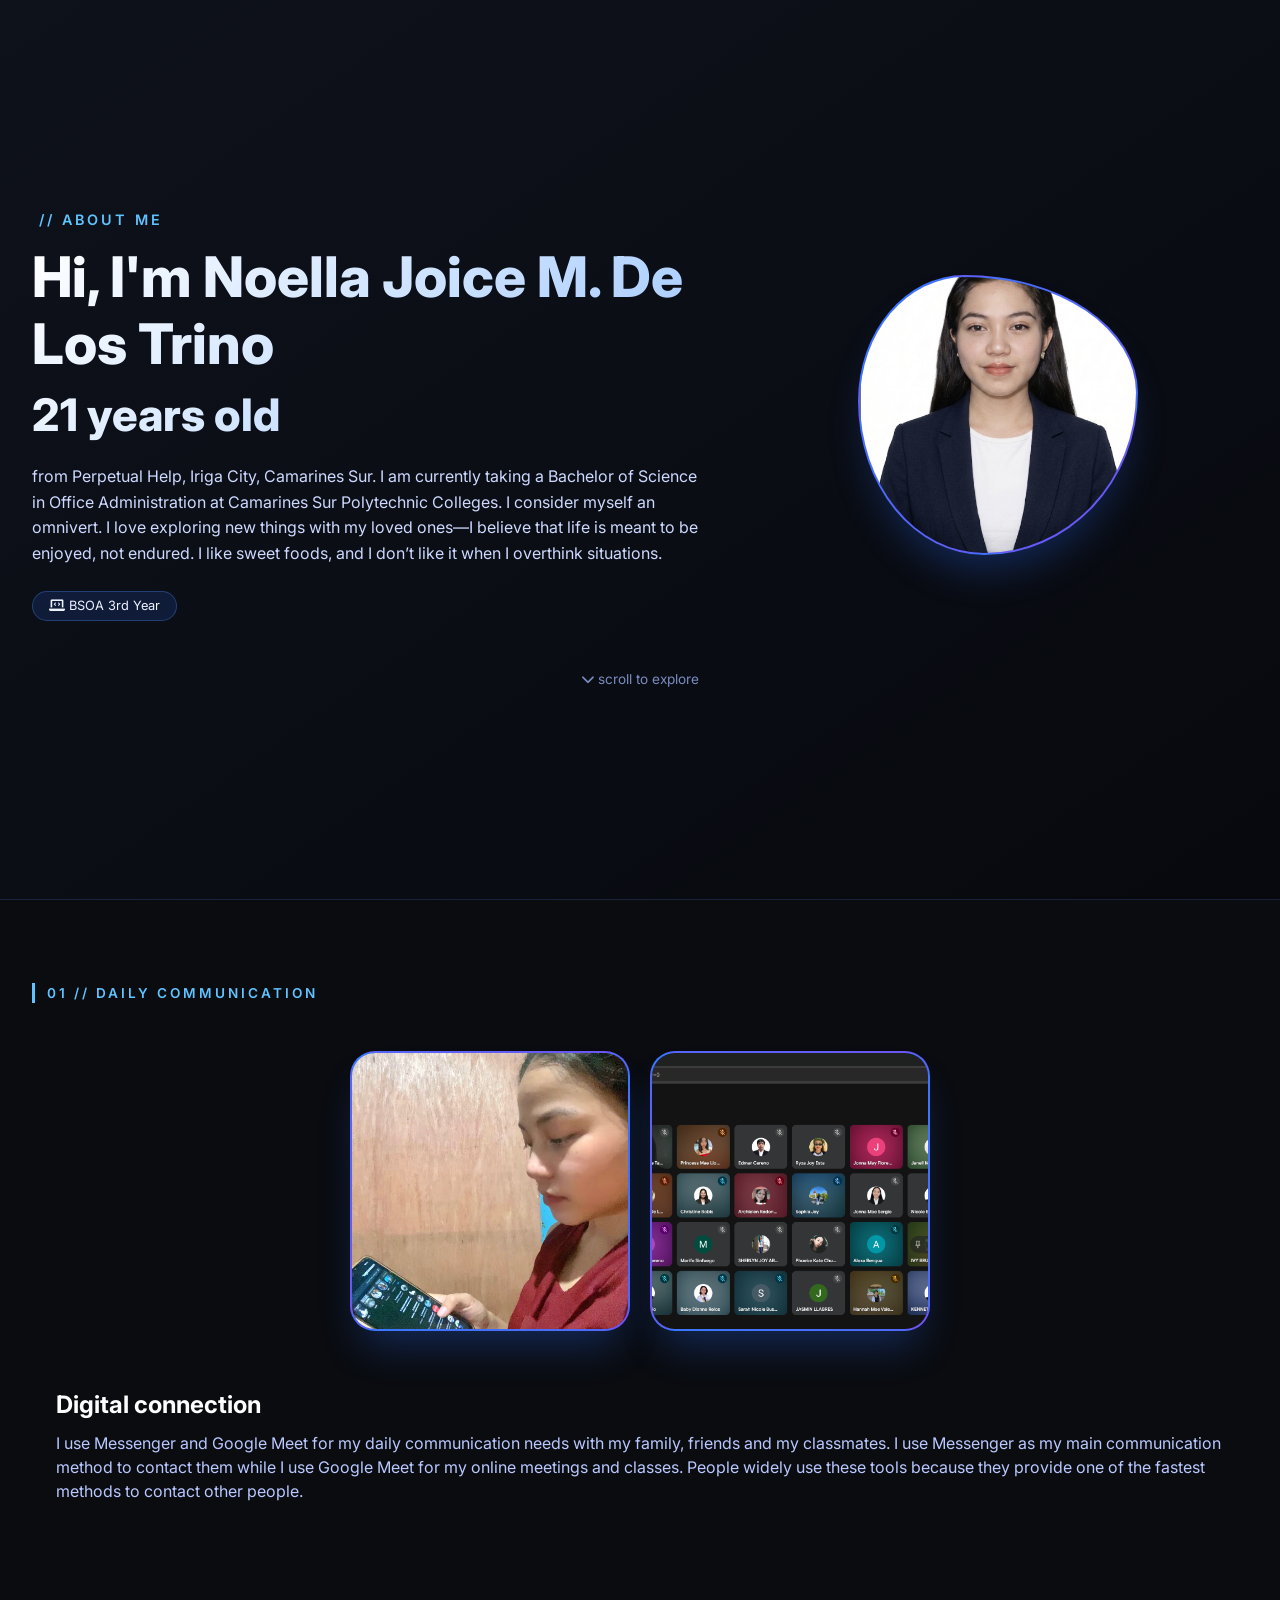
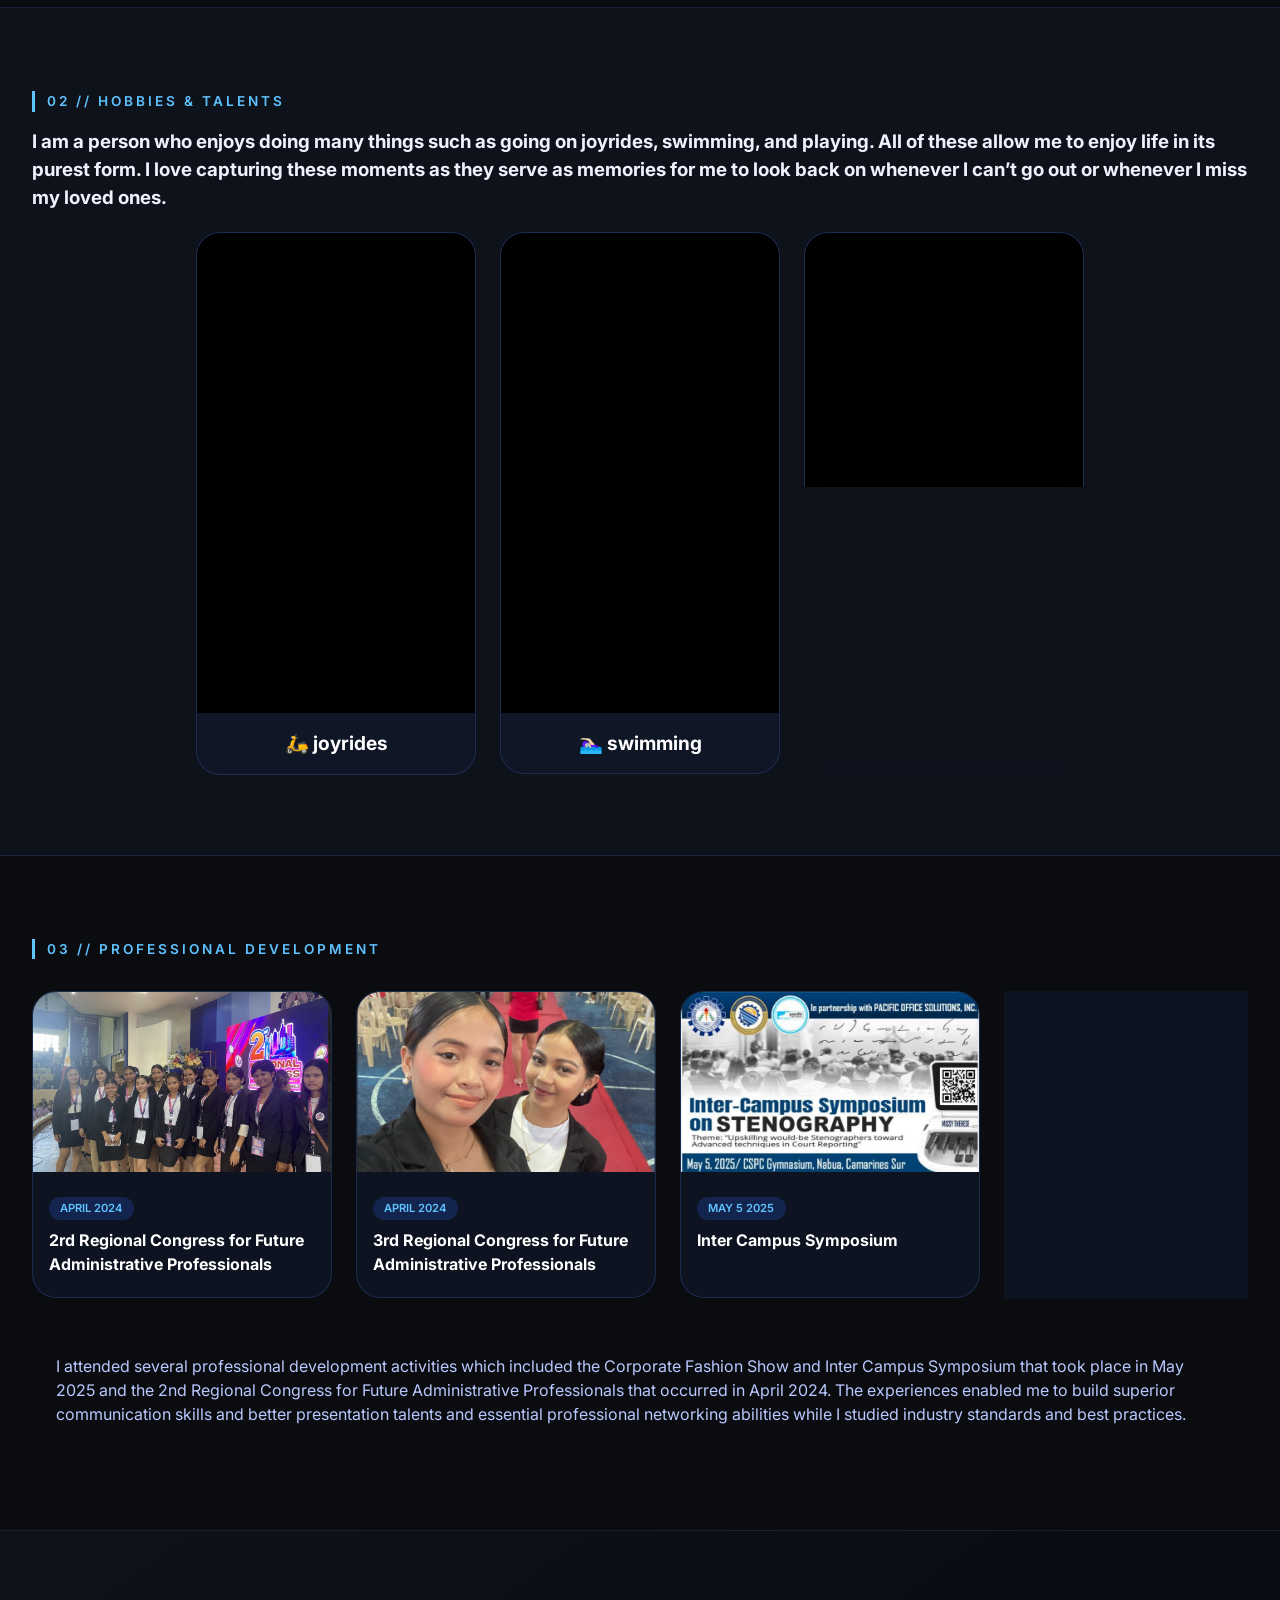
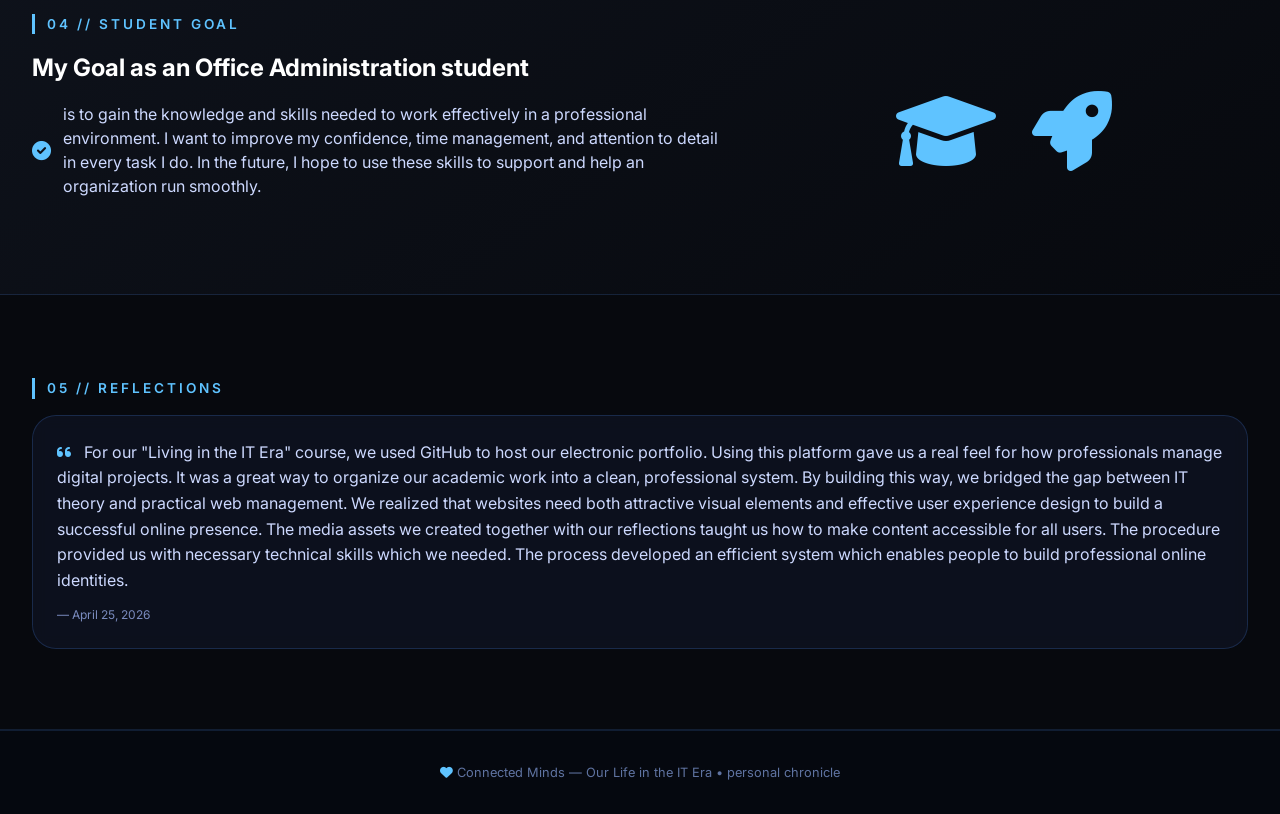
<file: about-noella.html>
<!DOCTYPE html>
<html lang="en">
<head>
  <meta charset="UTF-8">
  <meta name="viewport" content="width=device-width, initial-scale=1.0, viewport-fit=cover">
  <title>About Me | Connected Minds</title>
  <!-- Google Fonts + Font Awesome -->
  <link href="https://fonts.googleapis.com/css2?family=Inter:opsz,wght@14..32,300;14..32,400;14..32,600;14..32,700;14..32,800&display=swap" rel="stylesheet">
  <link rel="stylesheet" href="https://cdnjs.cloudflare.com/ajax/libs/font-awesome/6.0.0-beta3/css/all.min.css">
  <link rel="stylesheet" href="css/styles.css">
</head>
<body>

  <!-- FIRST PAGE: ABOUT SELF WITH PICTURE -->
  <section class="hero-about" id="about-self">
    <div class="container">
      <div class="about-grid">
        <div class="about-text">
          <div class="greeting"><i class="fas fa-waveform"></i> // ABOUT ME</div>
          <h1>Hi, I'm Noella Joice M. De Los Trino<br><span style="font-size: 0.8em;">21 years old</span></h1>
          <p> from Perpetual Help, Iriga City,
Camarines Sur. I am currently taking a Bachelor of Science in Office Administration at Camarines Sur
Polytechnic Colleges. I consider myself an omnivert. I love exploring new things with my loved ones—I
believe that life is meant to be enjoyed, not endured. I like sweet foods, and I don’t like it when I
overthink situations.</p>
          <div class="info-tags">
            <span><i class="fas fa-laptop-code"></i> BSOA 3rd Year</span>
            
          </div>
        </div>
        <div class="about-image">
          <div class="profile-pic">
            <!-- Replace with your actual image -->
            <img src="images/noella.png">
          </div>
        </div>
      </div>
      <div class="scroll-down-hint">
        <i class="fas fa-chevron-down"></i> scroll to explore
      </div>
    </div>
  </section>

  <!-- DAILY COMMUNICATION (video + description) -->
  <section class="daily-comm" id="daily">
  <div class="container">
    <div class="section-tag">01 // Daily communication</div>
    
   
    <!-- Images arranged in horizontal row -->
    <div class="image-row">
      <div class="profile-pic-1">
        <img src="images/noella-communication-1.webp" alt="Digital connection 1">
      </div>
      <div class="profile-pic-1">
        <img src="images/noella-communication-2.jpeg" alt="Digital connection 2">
      </div>
    </div>

    <div class="video-desc">
      <h3>Digital connection</h3>
      <p>I use Messenger and Google Meet for my daily communication needs with my family, friends
and my classmates. I use Messenger as my main communication method to contact them while I use
Google Meet for my online meetings and classes. People widely use these tools because they provide one
of the fastest methods to contact other people.</p>
    </div>
  </div>
</section>

  <!-- HOBBIES & TALENTS (phone-sized videos) -->
  <section class="hobbies-section" id="hobbies">
    <div class="container">
      <div class="section-tag">02 // hobbies & talents</div>
      <h3 style="justify-self: center; padding-bottom: 20px;">I am a person who enjoys doing many things such as going on joyrides, swimming, and playing.
All of these allow me to enjoy life in its purest form. I love capturing these moments as they serve as
memories for me to look back on whenever I can’t go out or whenever I miss my loved ones.</h3>

      <div class="hobbies-grid">
        <div class="hobby-card">
          <div class="phone-video">
            <video autoplay muted loop playsinline>
              <source src="videos/noella-hobbies-2.mp4" type="video/mp4">
            </video>
          </div>
          <div class="info">
            <h4>🛵 joyrides</h4>
            
          </div>
        </div>
      <div class="hobbies-grid">
        <div class="hobby-card">
          <div class="phone-video">
            <video autoplay muted loop playsinline>
              <source src="videos/noella-hobbies-1.mp4" type="video/mp4">
            </video>
          </div>
          <div class="info">
            <h4>🏊🏻‍♀️ swimming</h4>
            
          </div>
        </div>
        
         <div class="hobby-card">  
          <div class="phone-video">
            <video autoplay muted loop playsinline>
              <source src="videos/noella-hobbies-3.mp4" type="video/mp4">
            </video>
          </div>
          <div class="info">
            <h4>🔫 playing</h4>
          
          </div>
        </div>
        
      </div>
    </div>
  </section>

  <!-- PROFESSIONAL DEVELOPMENT SLIDE -->
  <section class="dev-section" id="development">
    <div class="container">
      <div class="section-tag">03 // professional development</div>
      <div class="slider-container">
        <div class="slide-card">
          <img src="images/noella-prof-1.png" >
          <div class="slide-content">
            <span class="badge">APRIL 2024</span>
            <h4>2rd Regional Congress for Future Administrative Professionals</h4>
           
          </div>
        </div>
        <div class="slide-card">
          <img src="images/noella-prof-4.png" >
          <div class="slide-content">
            <span class="badge">APRIL 2024</span>
            <h4>3rd Regional Congress for Future Administrative Professionals</h4>
           
          </div>
        </div>

        <div class="slide-card">
          <img src="images/ana-prof-1.jpeg" >
          <div class="slide-content">
            <span class="badge">MAY 5 2025</span>
            <h4>Inter Campus Symposium</h4>
           
          </div>
        </div>
        <div class="slide-card">
          <img src="images/ana-prof-2.jpeg" >
          <div class="slide-content">
            <span class="badge">MAY 5 2025</span>
            <h4>The Corporate Fashion Show</h4>
          </div>
        </div>
       
    </div>
    <div class="video-desc">
      <p>I attended several professional development activities which included the Corporate Fashion Show and
Inter Campus Symposium that took place in May 2025 and the 2nd Regional Congress for Future
Administrative Professionals that occurred in April 2024. The experiences enabled me to build superior
communication skills and better presentation talents and essential professional networking abilities while
I studied industry standards and best practices.</p>
  </section>

  <!-- STUDENT GOAL -->
  <section class="goal-section" id="goals">
    <div class="container">
      <div class="section-tag">04 // student goal</div>
      <div class="goal-container">
        <div class="goal-text">
          <h3>My Goal as an Office Administration student  </h3>
          <ul class="goal-list">
            <li><i class="fas fa-check-circle"></i> is to gain the knowledge and skills needed to work
effectively in a professional environment. I want to improve my confidence, time management, and
attention to detail in every task I do. In the future, I hope to use these skills to support and help an
organization run smoothly.</li>
            
          </ul>
        </div>
        <div class="goal-icon">
          <i class="fas fa-graduation-cap"></i>
          <i class="fas fa-rocket" style="margin-left: 1rem;"></i>
        </div>
      </div>

    </div>
  </section>

  <!-- LAST PAGE: REFLECTIONS -->
  <section class="reflections" id="reflections">
    <div class="container">
      <div class="section-tag">05 // reflections</div>
      <div class="reflections-grid">
        <div class="reflection-card">
          <p><i class="fas fa-quote-left" style="margin-right: 8px;"></i> For our "Living in the IT Era" course, we used GitHub to host our electronic portfolio. Using this platform gave us a real feel for how professionals manage digital projects. It was a great way to organize our academic work into a clean, professional system. By building this way, we bridged the gap between IT theory and practical web management. We realized that websites need both attractive visual elements and effective user experience design to build a successful online presence. The media assets we created together with our reflections taught us how to make content accessible for all users.  The procedure provided us with necessary technical skills which we needed. The process developed an efficient system which enables people to build professional online identities.</p>
          <div class="ref-date">— April 25, 2026</div>
        </div>
        
      </div>
    </div>
  </section>

  <div class="footer-note">
    <i class="fas fa-heart" style="color: #5fc3ff;"></i> Connected Minds — Our Life in the IT Era • personal chronicle
  </div>

</body>
</html>
</file>
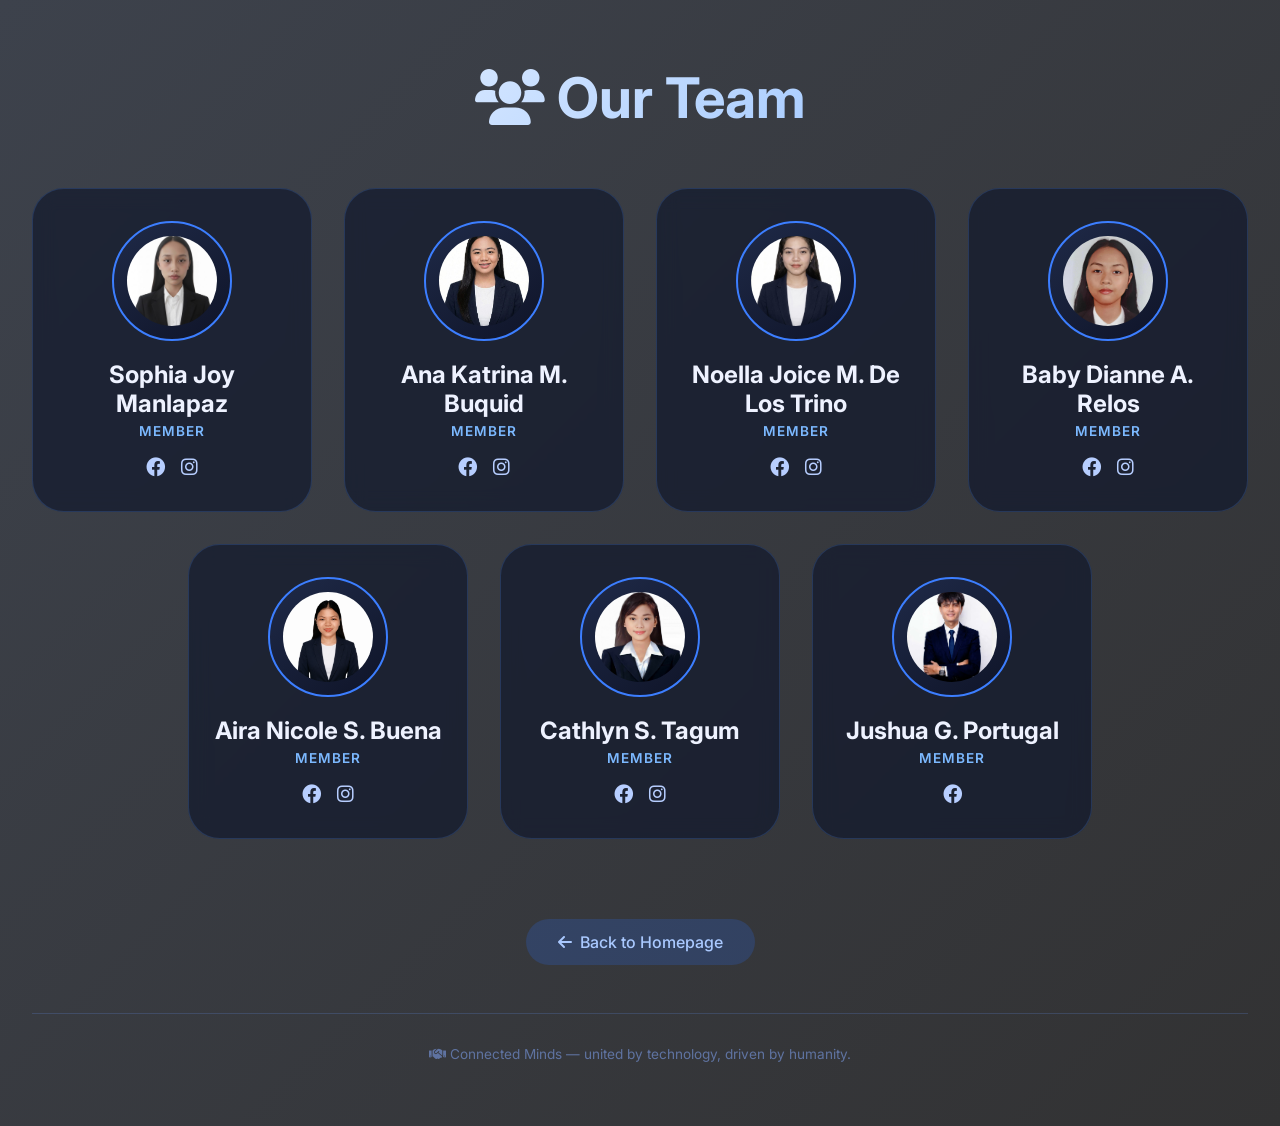
<file: members.html>
<!DOCTYPE html>
<html lang="en">
<head>
  <meta charset="UTF-8">
  <meta name="viewport" content="width=device-width, initial-scale=1.0">
  <title>Connected Minds | Our Team</title>
  <link href="https://fonts.googleapis.com/css2?family=Inter:wght@300;400;600;700;800&display=swap" rel="stylesheet">
  <link rel="stylesheet" href="https://cdnjs.cloudflare.com/ajax/libs/font-awesome/6.0.0-beta3/css/all.min.css">
  <style>
    * {
      margin: 0;
      padding: 0;
      box-sizing: border-box;
    }
    body {
      font-family: 'Inter', sans-serif;
      background: linear-gradient(135deg, #3d424c 0%, #323233 100%);
      color: #eef2ff;
      min-height: 100vh;
    }
    .members-page {
      padding: 4rem 2rem;
      max-width: 1300px;
      margin: 0 auto;
    }
    .members-header {
      text-align: center;
      margin-bottom: 3.5rem;
    }
    .members-header h1 {
      font-size: clamp(2rem, 5vw, 3.5rem);
      background: linear-gradient(135deg, #ffffff, #7fb4ff);
      background-clip: text;
      -webkit-background-clip: text;
      color: transparent;
      margin-bottom: 1rem;
    }
    .members-header p {
      color: #9aaec9;
      font-size: 1.1rem;
    }
    .member-grid {
      display: flex;
      flex-wrap: wrap;
      justify-content: center;
      gap: 2rem;
      margin-bottom: 3rem;
    }
    .member-card {
      background: rgba(18, 25, 45, 0.7);
      backdrop-filter: blur(10px);
      border-radius: 2rem;
      padding: 2rem 1.5rem;
      width: 280px;
      text-align: center;
      transition: all 0.3s ease;
      border: 1px solid rgba(79, 147, 255, 0.2);
    }
    .member-card:hover {
      transform: translateY(-8px);
      border-color: #2b6eff;
      background: rgba(28, 40, 70, 0.9);
    }
    .member-avatar {
      width: 120px;
      height: 120px;
      background: linear-gradient(145deg, #1f2a48, #0f1428);
      border-radius: 50%;
      display: flex;
      align-items: center;
      justify-content: center;
      margin: 0 auto 1.2rem;
      font-size: 3.5rem;
      color: #6ea8fe;
      border: 2px solid #3c7eff;
    }
    .member-card h3 {
      font-size: 1.5rem;
      margin-bottom: 0.3rem;
    }
    .member-role {
      font-size: 0.85rem;
      text-transform: uppercase;
      letter-spacing: 1px;
      font-weight: 600;
      color: #7cb9ff;
      margin-bottom: 0.8rem;
    }
    .member-bio {
      font-size: 0.9rem;
      color: #b9c8ff;
      margin: 0.8rem 0;
      line-height: 1.5;
    }
    .member-social {
      display: flex;
      justify-content: center;
      gap: 1rem;
      margin-top: 1rem;
    }
    .member-social a {
      color: #b7ceff;
      font-size: 1.2rem;
      transition: 0.2s;
    }
    .member-social a:hover {
      color: white;
      transform: scale(1.1);
    }
    .back-link {
      display: inline-flex;
      align-items: center;
      gap: 8px;
      background: rgba(43, 110, 255, 0.2);
      padding: 0.8rem 2rem;
      border-radius: 40px;
      color: #aac9ff;
      text-decoration: none;
      font-weight: 500;
      transition: 0.2s;
      margin-top: 2rem;
    }
    .back-link:hover {
      background: #2b6eff;
      color: white;
    }
    .footer {
      text-align: center;
      margin-top: 3rem;
      padding-top: 2rem;
      border-top: 1px solid rgba(100, 150, 255, 0.2);
      font-size: 0.85rem;
      color: #5f73a1;
    }
  </style>
</head>
<body>
  <div class="members-page">
    <div class="members-header">
      <h1><i class="fas fa-users"></i> Our Team</h1>
      
    </div>
    <div class="member-grid">
      <div class="member-card">
         <a href="about-pia.html" target="_self">
            <div class="member-avatar">
                <img src="images/sophia.jpg" alt="Sofia" style="width: 90px; height: 90px; border-radius: 100%; object-fit: cover;">
            </div>
         </a>
        <h3>Sophia Joy Manlapaz</h3>
        <div class="member-role">Member</div>
        
        <div class="member-social">
          <a href="https://www.facebook.com/sophiajoy.manlapaz.3#"><i class="fab fa-facebook"></i></a>
          <a href="https://www.instagram.com/yk.sph?igsh=MTF2ZWR3c3U1ZjhxZg=="><i class="fab fa-instagram"></i></a>
        
        </div>
      </div>
      <div class="member-card">
        <a href="about-anna.html" target="_self">
        <div class="member-avatar">
          <img src="images/ana.png" alt="Sofia" style="width: 90px; height: 90px; border-radius: 100%; object-fit: cover;">
        </div>
      </a>
        <h3>Ana Katrina M. Buquid</h3>
        <div class="member-role">Member</div>
        <div class="member-social">
          <a href="https://www.facebook.com/share/1DPTRYxF6d/?mibextid=wwXIfr"><i class="fab fa-facebook"></i></a>
          <a href="https://l.messenger.com/l.php?u=https%3A%2F%2Fwww.instagram.com%2Faaanaakatrinaa%3Figsh%3DMWhqbzNmeG5kcHZjNg%253D%253D%26utm_source%3Dqr&h=AT5bl9FhYRqDlW9Uq9r8BS5Pqm3_D94x3UO8SaMsVJOPG0tYOEvb1F-Vgq2Xllb0kefANBvAq7wlLyjlXN2iuGnzY-4jjRqnd6I0ezdUfoRAkKoN8A2mTI1d9dtjBXJx_Pg8ZQ"><i class="fab fa-instagram"></i></a>
        </div>
      </div>
      <div class="member-card">
         <a href="about-noella.html" target="_self">
        <div class="member-avatar">
          <img src="images/noella.png" alt="Sofia" style="width: 90px; height: 90px; border-radius: 100%; object-fit: cover;">
        </div>
      </a>
        <h3>Noella Joice M. De Los Trino</h3>
        <div class="member-role">Member</div>
        <div class="member-social">
          <a href="https://www.facebook.com/share/18gL9RBGdk/?mibextid=wwXIfr"><i class="fab fa-facebook"></i></a>
          <a href="https://l.messenger.com/l.php?u=https%3A%2F%2Fwww.instagram.com%2Fnoeyluuv%3Figsh%3DMXJyazlkaGl6emJsdQ%253D%253D&h=AT5bl9FhYRqDlW9Uq9r8BS5Pqm3_D94x3UO8SaMsVJOPG0tYOEvb1F-Vgq2Xllb0kefANBvAq7wlLyjlXN2iuGnzY-4jjRqnd6I0ezdUfoRAkKoN8A2mTI1d9dtjBXJx_Pg8ZQ"><i class="fab fa-instagram"></i></a>
        </div>
      </div>

      <div class="member-card">
         <a href="about-baby.html" target="_self">
        <div class="member-avatar">
          <img src="images/baby.png" alt="Sofia" style="width: 90px; height: 90px; border-radius: 100%; object-fit: cover;">
        </div>
      </a>
        <h3> Baby Dianne A. Relos</h3>
        <div class="member-role">Member</div>
        <div class="member-social">
          <a href="https://www.facebook.com/share/1HbtZL42Ch/?mibextid=wwXIfr"><i class="fab fa-facebook"></i></a>
          <a href="https://l.messenger.com/l.php?u=https%3A%2F%2Fwww.instagram.com%2Fyourbb_dianna%3Figsh%3DbTU0Z3k2aHYyemc4&h=AT5bl9FhYRqDlW9Uq9r8BS5Pqm3_D94x3UO8SaMsVJOPG0tYOEvb1F-Vgq2Xllb0kefANBvAq7wlLyjlXN2iuGnzY-4jjRqnd6I0ezdUfoRAkKoN8A2mTI1d9dtjBXJx_Pg8ZQ"><i class="fab fa-instagram"></i></a>
        </div>
      </div>
      <div class="member-card">
         <a href="about-aira.html" target="_self">
        <div class="member-avatar">
          <img src="images/Aira Nicole.png" alt="Sofia" style="width: 90px; height: 90px; border-radius: 100%; object-fit: cover;">
        </div>
      </a>
        <h3> Aira Nicole S. Buena</h3>
        <div class="member-role">Member</div>
        <div class="member-social">
          <a href="https://www.facebook.com/share/1HUUoDKdbc/?mibextid=wwXIfr"><i class="fab fa-facebook"></i></a>
          <a href="https://l.messenger.com/l.php?u=https%3A%2F%2Fwww.instagram.com%2F_u%2Fits_buenaaira%3Figsh%3DMXd3dzZyeGh3ajhpNg%253D%253D&h=AT44c-vlkcEU0SIyWlYv7zkpevDIGpuw6VFS_YI5xFPSM8-xl2chqj-ztvUr7k1JkMLnM-TNce5YkaibuWFc8nTqHE8VAr-hFWHeeIJGlJJOOffuSTiaRoxmZxUyDKXd"><i class="fab fa-instagram"></i></a>
        </div>
      </div>
      <div class="member-card">
         <a href="about-cathlyn.html" target="_self">
        <div class="member-avatar">
          <img src="images/Cathlyn.jpg" alt="Sofia" style="width: 90px; height: 90px; border-radius: 100%; object-fit: cover;">
        </div>
      </a>
        <h3> Cathlyn S. Tagum</h3>
        <div class="member-role">Member</div>
        <div class="member-social">
          <a href="https://www.facebook.com/share/1GqaNi66W8/?mibextid=wwXIfr"><i class="fab fa-facebook"></i></a>
          <a href="https://l.messenger.com/l.php?u=https%3A%2F%2Fwww.instagram.com%2Fimmcathh%3Figsh%3DMXMxZjAxdmFoMTMwbA%253D%253D&h=AT5bl9FhYRqDlW9Uq9r8BS5Pqm3_D94x3UO8SaMsVJOPG0tYOEvb1F-Vgq2Xllb0kefANBvAq7wlLyjlXN2iuGnzY-4jjRqnd6I0ezdUfoRAkKoN8A2mTI1d9dtjBXJx_Pg8ZQ"><i class="fab fa-instagram"></i></a>
        </div>
      </div>
      <div class="member-card">
         <a href="about-joshua.html" target="_self">
        <div class="member-avatar">
          <img src="images/joshua.png" alt="Sofia" style="width: 90px; height: 90px; border-radius: 100%; object-fit: cover;">
        </div>
      </a>
        <h3>Jushua G. Portugal</h3>
        <div class="member-role">Member</div>
        <div class="member-social">
          <a href="https://www.facebook.com/share/1H4sVhsc48/?mibextid=wwXIfr"><i class="fab fa-facebook"></i></a>
        </div>
      </div>
    </div>

    <div style="text-align: center;">
      <a href="index.html" class="back-link"><i class="fas fa-arrow-left"></i> Back to Homepage</a>
    </div>
    <div class="footer">
      <i class="fas fa-handshake"></i> Connected Minds — united by technology, driven by humanity.
    </div>
  </div>
</body>
</html>
</file>
<file: css/styles.css>
* {
      margin: 0;
      padding: 0;
      box-sizing: border-box;
    }

    body {
      font-family: 'Inter', sans-serif;
      background: #0a0c10;
      color: #eef2ff;
      scroll-behavior: smooth;
      line-height: 1.5;
    }

    /* container */
    .container {
      max-width: 1300px;
      margin: 0 auto;
      padding: 0 2rem;
    }

    /* section spacing */
    section {
      padding: 5rem 0;
      border-bottom: 1px solid rgba(79, 147, 255, 0.15);
    }

    .section-tag {
      font-size: 0.85rem;
      letter-spacing: 3px;
      text-transform: uppercase;
      font-weight: 600;
      color: #5fc3ff;
      margin-bottom: 1rem;
      display: inline-block;
      border-left: 3px solid #5fc3ff;
      padding-left: 12px;
    }

    .section-title {
      font-size: clamp(1.8rem, 4vw, 2.5rem);
      font-weight: 700;
      margin-bottom: 2rem;
      background: linear-gradient(135deg, #ffffff, #7fb4ff);
      background-clip: text;
      -webkit-background-clip: text;
      color: transparent;
    }

    /* ===== HERO / FIRST PAGE: ABOUT SELF WITH PICTURE ===== */
    .hero-about {
      min-height: 100vh;
      display: flex;
      align-items: center;
      background: linear-gradient(145deg, #0e121b 0%, #07090e 100%);
      padding: 6rem 0;
    }
    .about-grid {
      display: flex;
      flex-wrap: wrap;
      align-items: center;
      gap: 3rem;
      justify-content: space-between;
    }
    .about-text {
      flex: 1.2;
      min-width: 280px;
    }
    .about-text .greeting {
      font-size: 0.9rem;
      letter-spacing: 3px;
      text-transform: uppercase;
      color: #5fc3ff;
      font-weight: 600;
      margin-bottom: 0.8rem;
    }
    .about-text h1 {
      font-size: clamp(2.2rem, 5vw, 3.5rem);
      font-weight: 800;
      line-height: 1.2;
      margin-bottom: 1.2rem;
      background: linear-gradient(135deg, #FFFFFF 0%, #9bc5ff 100%);
      background-clip: text;
      -webkit-background-clip: text;
      color: transparent;
    }
    .about-text p {
      font-size: 1rem;
      color: #cdd9ff;
      margin-bottom: 1rem;
      line-height: 1.6;
    }
    .about-image {
      flex: 0.9;
      display: flex;
      justify-content: center;
    }
    .profile-pic {
      width: 280px;
      height: 280px;
      background: linear-gradient(135deg, #2b6eff, #7c3aed);
      border-radius: 38% 62% 55% 45% / 45% 42% 58% 55%;
      display: flex;
      align-items: center;
      justify-content: center;
      overflow: hidden;
      box-shadow: 0 25px 40px -12px rgba(43, 110, 255, 0.3);
      transition: 0.3s;
      border: 2px solid rgba(79, 147, 255, 0.3);
    }
    .profile-pic {
      width: 280px;
      height: 280px;
      background: linear-gradient(135deg, #2b6eff, #7c3aed);
      border-radius: 38% 62% 55% 45% / 45% 42% 58% 55%;
      display: flex;
      align-items: center;
      justify-content: center;
      overflow: hidden;
      box-shadow: 0 25px 40px -12px rgba(43, 110, 255, 0.3);
      transition: 0.3s;
      border: 2px solid rgba(79, 147, 255, 0.3);
    }
    /* Add this to your styles */
.image-row {
  display: flex;
  flex-direction: row;
  gap: 20px;
  justify-content: center;
  flex-wrap: wrap;
  margin: 2rem 0;
}

.profile-pic-1 {
  width: 280px;
  height: 280px;
  background: linear-gradient(135deg, #2b6eff, #7c3aed);
  border-radius: 25px;
  display: flex;
  align-items: center;
  justify-content: center;
  overflow: hidden;
  box-shadow: 0 25px 40px -12px rgba(43, 110, 255, 0.3);
  transition: 0.3s;
  border: 2px solid rgba(79, 147, 255, 0.3);
}

.profile-pic-1 img {
  width: 100%;
  height: 100%;
  object-fit: cover;
  display: block;
}
.profile-pic-1 video {
  width: 100%;
  height: 100%;
  object-fit: cover;
  display: block;
}
    .profile-pic img {
      width: 100%;
      height: 100%;
      object-fit: cover;
      display: block;
    }
    .info-tags {
      display: flex;
      flex-wrap: wrap;
      gap: 0.8rem;
      margin-top: 1.5rem;
    }
    .info-tags span {
      background: rgba(43, 110, 255, 0.15);
      padding: 0.3rem 1rem;
      border-radius: 40px;
      font-size: 0.8rem;
      border: 1px solid rgba(79, 147, 255, 0.3);
    }
    .scroll-down-hint {
      text-align: center;
      margin-top: 3rem;
      font-size: 0.85rem;
      color: #7a8bbf;
      animation: bounceSoft 2s infinite;
    }
    @keyframes bounceSoft {
      0%,100%{ transform: translateY(0);}
      50%{ transform: translateY(8px);}
    }

    /* ===== DAILY COMMUNICATION ===== */
    .daily-comm {
      background: #0a0c10;
    }
    .video-card {
      background: rgba(18, 25, 45, 0.5);
      backdrop-filter: blur(8px);
      border-radius: 1.5rem;
      overflow: hidden;
      border: 1px solid rgba(79, 147, 255, 0.2);
      transition: 0.2s;
    }
    .video-container {
      position: relative;
      width: 100%;
      background: #000;
    }
    .video-container video {
      width: 100%;
      display: block;
      aspect-ratio: 16 / 9;
      object-fit: cover;
    }
    .video-desc {
      padding: 1.5rem;
    }
    .video-desc h3 {
      font-size: 1.5rem;
      font-weight: 700;
      margin-bottom: 0.5rem;
      color: #ffffff;
    }
    .video-desc p {
      color: #b9c8ff;
    }

    /* ===== HOBBIES & TALENTS: phone-sized videos grid ===== */
    .hobbies-section {
      background: #0e121b;
    }
    .hobbies-grid {
      display: flex;
      flex-wrap: wrap;
      gap: 1.5rem;
      justify-content: center;
    }
    .hobby-card {
      background: rgba(18, 25, 45, 0.6);
      backdrop-filter: blur(8px);
      border-radius: 1.5rem;
      width: 280px;
      overflow: hidden;
      border: 1px solid rgba(79, 147, 255, 0.2);
      transition: 0.25s ease;
    }
    .hobby-card:hover {
      transform: translateY(-6px);
      border-color: #2b6eff;
      box-shadow: 0 12px 28px rgba(43, 110, 255, 0.2);
    }
    /* phone size video wrapper */
    .phone-video {
      background: #000;
      width: 100%;
      aspect-ratio: 9 / 16;
      max-height: 480px;
    }
    .phone-video video {
      width: 100%;
      height: 100%;
      object-fit: cover;
      display: block;
    }
    .hobby-card .info {
      padding: 1rem;
      text-align: center;
    }
    .hobby-card h4 {
      font-weight: 700;
      font-size: 1.2rem;
      color: #ffffff;
    }
    .hobby-card p {
      font-size: 0.85rem;
      color: #b9c8ff;
      margin-top: 0.3rem;
    }

    /* ===== PROFESSIONAL DEVELOPMENT SLIDER ===== */
    .dev-section {
      background: #0a0c10;
    }
    .slider-container {
      overflow-x: auto;
      scroll-snap-type: x mandatory;
      display: flex;
      gap: 1.5rem;
      padding: 1rem 0.25rem 2rem 0.25rem;
      scrollbar-width: thin;
    }
    .slider-container::-webkit-scrollbar {
      height: 6px;
      background: #1e293b;
      border-radius: 10px;
    }
    .slider-container::-webkit-scrollbar-thumb {
      background: #2b6eff;
      border-radius: 10px;
    }
    .slide-card {
      flex: 0 0 300px;
      scroll-snap-align: start;
      background: rgba(18, 25, 45, 0.6);
      backdrop-filter: blur(8px);
      border-radius: 1.5rem;
      overflow: hidden;
      border: 1px solid rgba(79, 147, 255, 0.2);
      transition: 0.2s;
    }
    .slide-card:hover {
      border-color: #2b6eff;
    }
    .slide-card img {
      width: 100%;
      height: 180px;
      object-fit: cover;
    }
    .slide-card .slide-content {
      padding: 1rem;
    }
    .slide-card .badge {
      background: rgba(43, 110, 255, 0.2);
      color: #5fc3ff;
      font-size: 0.7rem;
      font-weight: 600;
      padding: 0.2rem 0.7rem;
      border-radius: 30px;
      display: inline-block;
      margin-bottom: 0.5rem;
    }
    .slide-card h4 {
      font-weight: 700;
      margin-bottom: 0.3rem;
      color: #ffffff;
    }
    .slide-card p {
      font-size: 0.8rem;
      color: #b9c8ff;
    }

    /* ===== STUDENT GOAL ===== */
    .goal-section {
      background: linear-gradient(145deg, #0e121b 0%, #07090e 100%);
    }
    .goal-container {
      display: flex;
      flex-wrap: wrap;
      gap: 2rem;
      align-items: center;
    }
    .goal-text {
      flex: 1;
    }
    .goal-text h3 {
      font-size: 1.5rem;
      font-weight: 700;
      margin-bottom: 1rem;
      color: #ffffff;
    }
    .goal-list {
      list-style: none;
      margin-top: 1rem;
    }
    .goal-list li {
      margin: 1rem 0;
      display: flex;
      align-items: center;
      gap: 12px;
      color: #cdd9ff;
    }
    .goal-list i {
      color: #5fc3ff;
      font-size: 1.2rem;
      width: 28px;
    }
    .goal-icon {
      flex: 0.7;
      text-align: center;
      font-size: 5rem;
      color: #5fc3ff;
    }

    /* ===== REFLECTIONS ===== */
    .reflections {
      background: #07090e;
    }
    .reflections-grid {
      display: flex;
      flex-direction: column;
      gap: 1.5rem;
    }
    .reflection-card {
      background: rgba(18, 25, 45, 0.5);
      backdrop-filter: blur(8px);
      border-radius: 1.5rem;
      padding: 1.5rem;
      border-left: 4px solid #5fc3ff;
      border: 1px solid rgba(79, 147, 255, 0.2);
    }
    .reflection-card p {
      font-size: 1rem;
      line-height: 1.6;
      color: #cdd9ff;
    }
    .reflection-card i {
      color: #5fc3ff;
    }
    .ref-date {
      font-size: 0.75rem;
      color: #7a8bbf;
      margin-top: 0.8rem;
    }

    /* footer */
    .footer-note {
      text-align: center;
      padding: 2rem;
      background: #05080f;
      color: #5f73a1;
      font-size: 0.8rem;
      border-top: 1px solid rgba(79, 147, 255, 0.15);
    }

    @media (max-width: 780px) {
      .container {
        padding: 0 1.2rem;
      }
      .about-grid {
        flex-direction: column-reverse;
        text-align: center;
      }
      .info-tags {
        justify-content: center;
      }
      .goal-container {
        flex-direction: column;
        text-align: center;
      }
      .goal-list li {
        justify-content: center;
      }
    }
</file>
